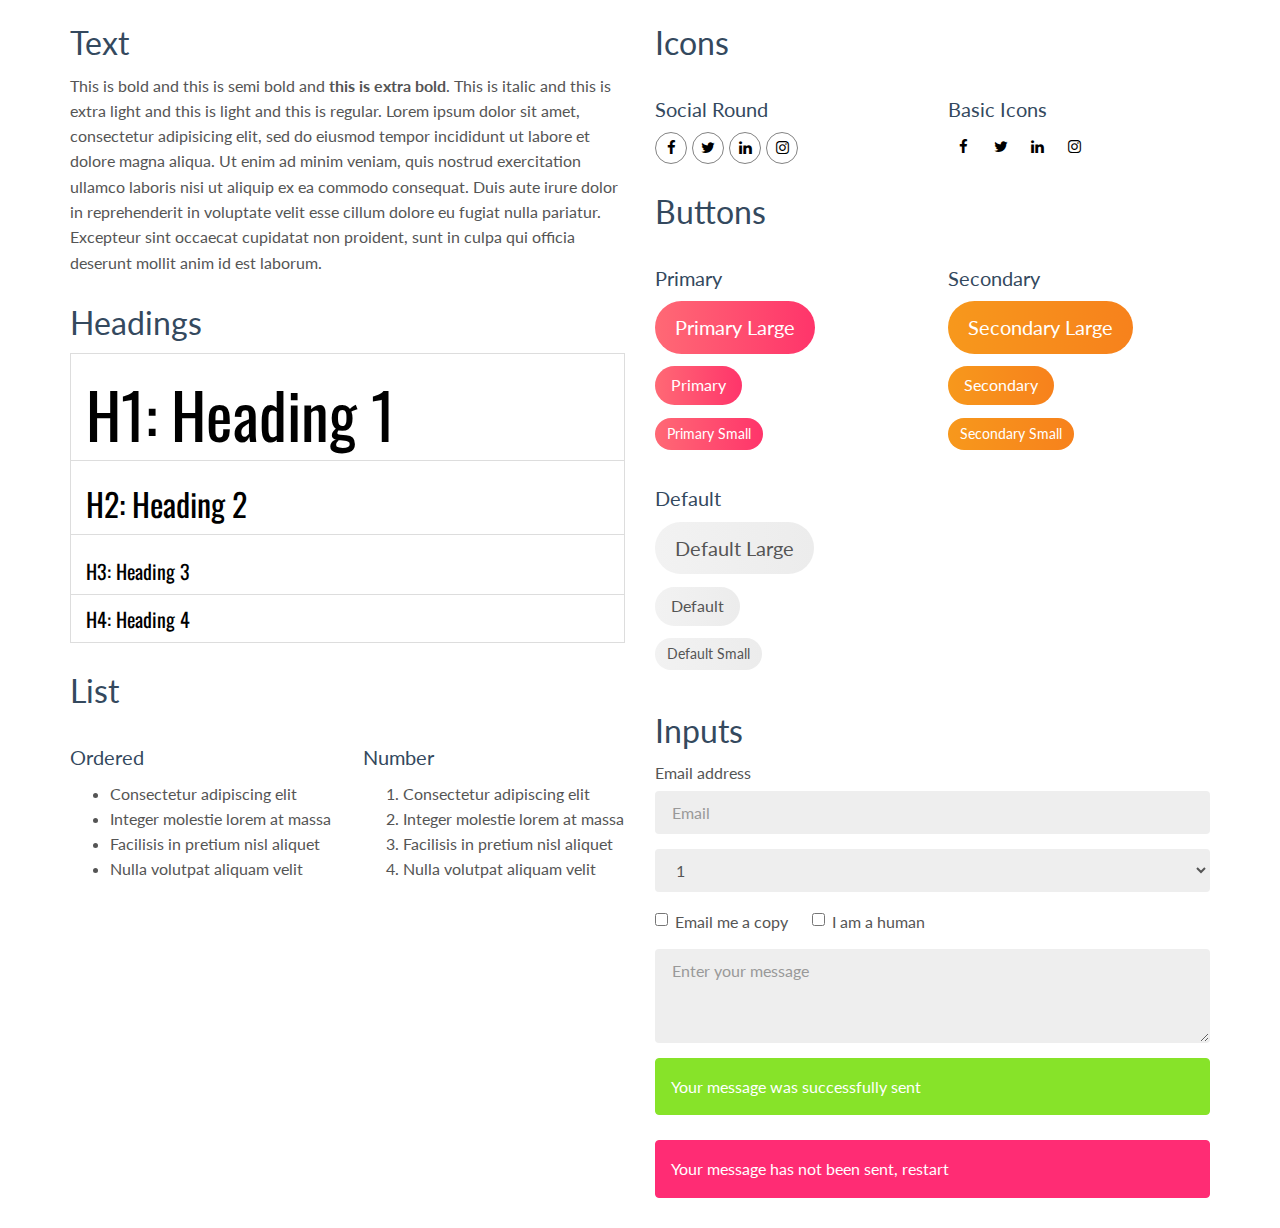
<file: components.html>
<!DOCTYPE html>
<html lang="en">

<head>
  <meta charset="UTF-8">
  <meta content="IE=edge" http-equiv="X-UA-Compatible">
  <meta content="width=device-width,initial-scale=1" name="viewport">
  <meta content="description" name="description">
  <meta name="google" content="notranslate" />
  <meta content="Mashup templates have been developped by Orson.io team" name="author">

  <!-- Disable tap highlight on IE -->
  <meta name="msapplication-tap-highlight" content="no">
  
  <link rel="apple-touch-icon" sizes="180x180" href="./assets/apple-icon-180x180.png">
  <link href="./assets/favicon.ico" rel="icon">

  <title>Title page</title>  

<link href="./main.d8e0d294.css" rel="stylesheet"></head>

<body class="white">


<!-- Add your site or app content here -->
  <div class="container">
    <div class="row">
      <div class="col-xs-12 col-md-6">

        <div class="template-example">
          <h2 class="template-title-example">Text</h2>
          <p>This is bold and this is semi bold and <b>this is extra bold</b>. This is italic and this is extra light and this is light
          and this is regular. Lorem ipsum dolor sit amet, consectetur adipisicing elit, sed do eiusmod
          tempor incididunt ut labore et dolore magna aliqua. Ut enim ad minim veniam,
          quis nostrud exercitation ullamco laboris nisi ut aliquip ex ea commodo
          consequat. Duis aute irure dolor in reprehenderit in voluptate velit esse
          cillum dolore eu fugiat nulla pariatur. Excepteur sint occaecat cupidatat non
          proident, sunt in culpa qui officia deserunt mollit anim id est laborum.
          </p>
        </div>

        <div class="template-example">
          <h2 class="template-title-example">Headings</h2>
          
          <table class="table table-bordered">
            <tr><td><h1>H1: Heading 1</h1></td></tr>
            <tr><td><h2>H2: Heading 2</h2></td></tr>
            <tr><td><h3>H3: Heading 3</h3></td></tr>
            <tr><td><h4>H4: Heading 4</h4></td></tr>
          </table>
          
        </div>

        
        <div class="template-example">
          <h2 class="template-title-example">List</h2>
          <div class="row">
            <div class="col-md-6">
              <h3 class="template-title-example">Ordered</h3>
              <ul>
                <li>Consectetur adipiscing elit</li>
                <li>Integer molestie lorem at massa</li>
                <li>Facilisis in pretium nisl aliquet</li>
                <li>Nulla volutpat aliquam velit</li>
              </ul>
            </div>
            <div class="col-md-6">
              <h3 class="template-title-example">Number</h3>
              <ol>
                <li>Consectetur adipiscing elit</li>
                <li>Integer molestie lorem at massa</li>
                <li>Facilisis in pretium nisl aliquet</li>
                <li>Nulla volutpat aliquam velit</li>
              </ol>
            </div>
          </div>
        </div>
        
      </div>

      <div class="col-xs-12 col-md-6">
        <div class="template-example">
          <h2 class="template-title-example">Icons</h2>
          
          <div class="row">
            <div class="col-md-6">
              <h3 class="template-title-example">Social Round</h2>
              <ul class="list-icons">
                <li>
                  <a href="" class="social-round-icon fa-icon">
                    <i class="fa fa-facebook"></i>
                  </a>
                </li>
                <li>
                  <a href="" class="social-round-icon fa-icon">
                    <i class="fa fa-twitter"></i>
                  </a>
                </li>
                <li>
                  <a href="" class="social-round-icon fa-icon">
                    <i class="fa fa-linkedin"></i>
                  </a>
                </li>
                <li>
                  <a href="" class="social-round-icon fa-icon">
                    <i class="fa fa-instagram"></i>
                  </a>
                </li>
              </ul>
            </div>
            <div class="col-md-6">
               <h3 class="template-title-example">Basic Icons</h2>
                <ul class="list-icons">
                  <li>
                    <span class="fa-icon">
                      <i class="fa fa-facebook"></i>
                    </span>
                  </li>
                  <li>
                    <span class="fa-icon">
                      <i class="fa fa-twitter"></i>
                    </span>
                  </li>
                  <li>
                    <span class="fa-icon">
                      <i class="fa fa-linkedin"></i>
                    </span>
                  </li>
                  <li>
                    <span class="fa-icon">
                      <i class="fa fa-instagram"></i>
                    </span>
                  </li>
                </ul>
            </div>

          </div>


          


        </div>

        <div class="template-example">
          <h2 class="template-title-example">Buttons</h2>
          <div class="row">
            <div class="col-md-6">
              <h3 class="template-title-example">Primary</h2>
              <div class="row">
                  <div class="col-md-6">
                  <p><a href="" class="btn btn-primary btn-lg">Primary Large</a></p>
                  <p><a href="" class="btn btn-primary">Primary </a></p>
                  <p><a href="" class="btn btn-primary btn-sm">Primary Small</a></p>
                </div>
              </div>

              <h3 class="template-title-example">Default</h2>
              <div class="row">
                  <div class="col-md-6">
                  <p><a href="" class="btn btn-default btn-lg">Default Large</a></p>
                  <p><a href="" class="btn btn-default">Default </a></p>
                  <p><a href="" class="btn btn-default btn-sm">Default Small</a></p>
                </div>
              </div>

            </div>

            <div class="col-md-6">
              <h3 class="template-title-example">Secondary</h2>
              <div class="row">
                  <div class="col-md-6">
                  <p><a href="" class="btn btn-info btn-lg">Secondary Large</a></p>
                  <p><a href="" class="btn btn-info">Secondary </a></p>
                  <p><a href="" class="btn btn-info btn-sm">Secondary Small</a></p>
                </div>
              </div>
            </div>
          </div>
        </div>
        
        <div class="template-example">
          <h2 class="template-title-example">Inputs</h2>

            <div class="form-group">
              <label for="exampleInputEmail1">Email address</label>
              <input type="email" class="form-control" id="exampleInputEmail1" placeholder="Email">
            </div>

            <div class="form-group">
              <select class="form-control">
                <option>1</option>
                <option>2</option>
                <option>3</option>
                <option>4</option>
                <option>5</option>
              </select>
            </div>

            <div class="form-group">
              <label class="checkbox-inline">
                <input 
                type="checkbox" id="inlineCheckbox1" value="option1"> Email me a copy
              </label>
              <label class="checkbox-inline">
                <input type="checkbox" id="inlineCheckbox2" value="option2"> I am a human
              </label>
            </div>

            <div class="form-group">
              <textarea class="form-control" rows="3" placeholder="Enter your message"></textarea>
            </div>
            
            <div class="alert alert-success" role="alert">Your message was successfully sent</div>
            <div class="alert alert-danger" role="alert">Your message has not been sent, restart</div>
        </div>




      </div>
    </div>
  </div>

<script type="text/javascript" src="./main.bc58148c.js"></script>
</file>
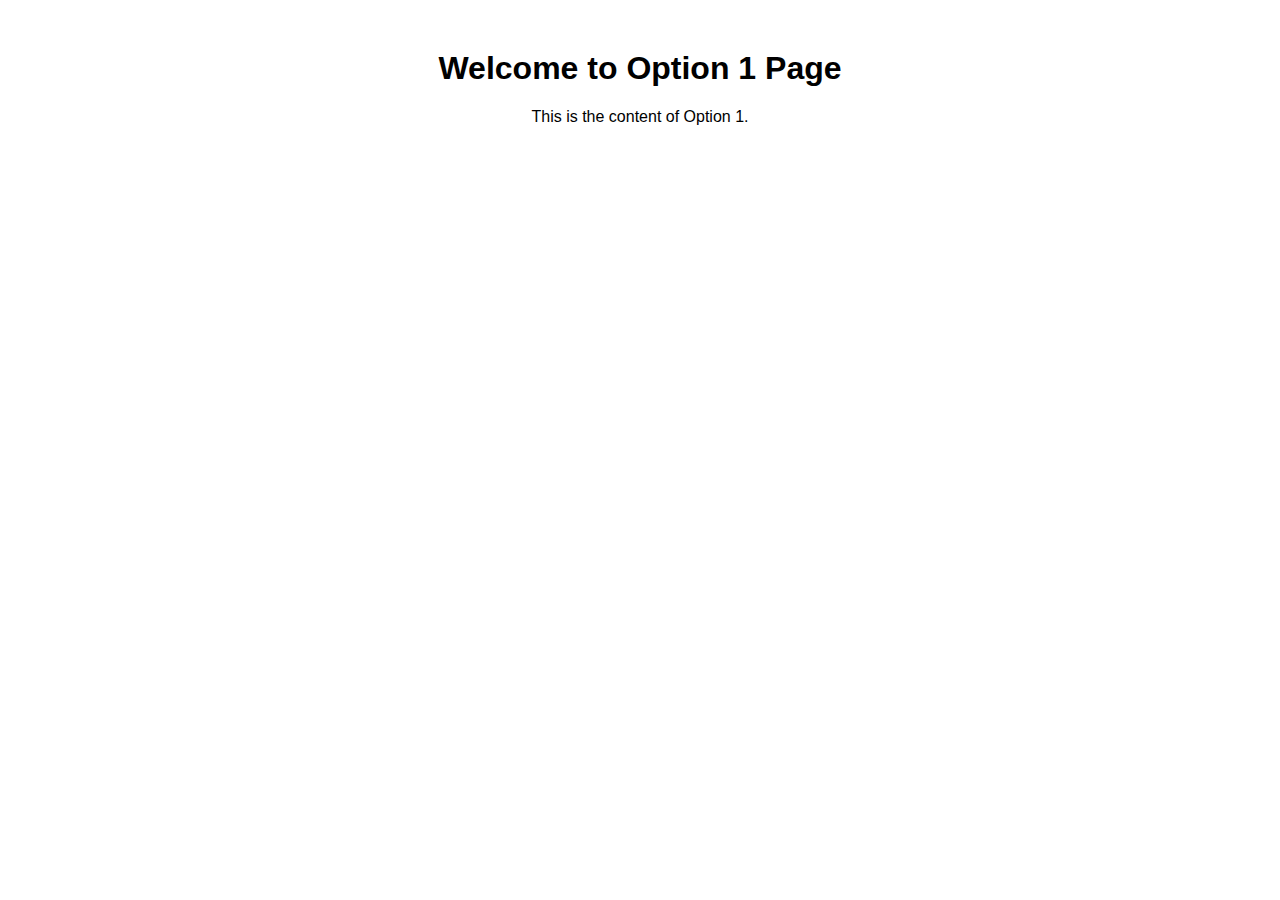
<file: option1.html>
<!DOCTYPE html>
<html lang="en">
<head>
  <meta charset="UTF-8">
  <meta name="viewport" content="width=device-width, initial-scale=1.0">
  <title>Option 1 Page</title>
  <style>
    body {
      font-family: Arial, sans-serif;
      text-align: center;
      margin: 50px;
    }
  </style>
</head>
<body>

  <h1>Welcome to Option 1 Page</h1>
  <p>This is the content of Option 1.</p>

</body>
</html>
</file>
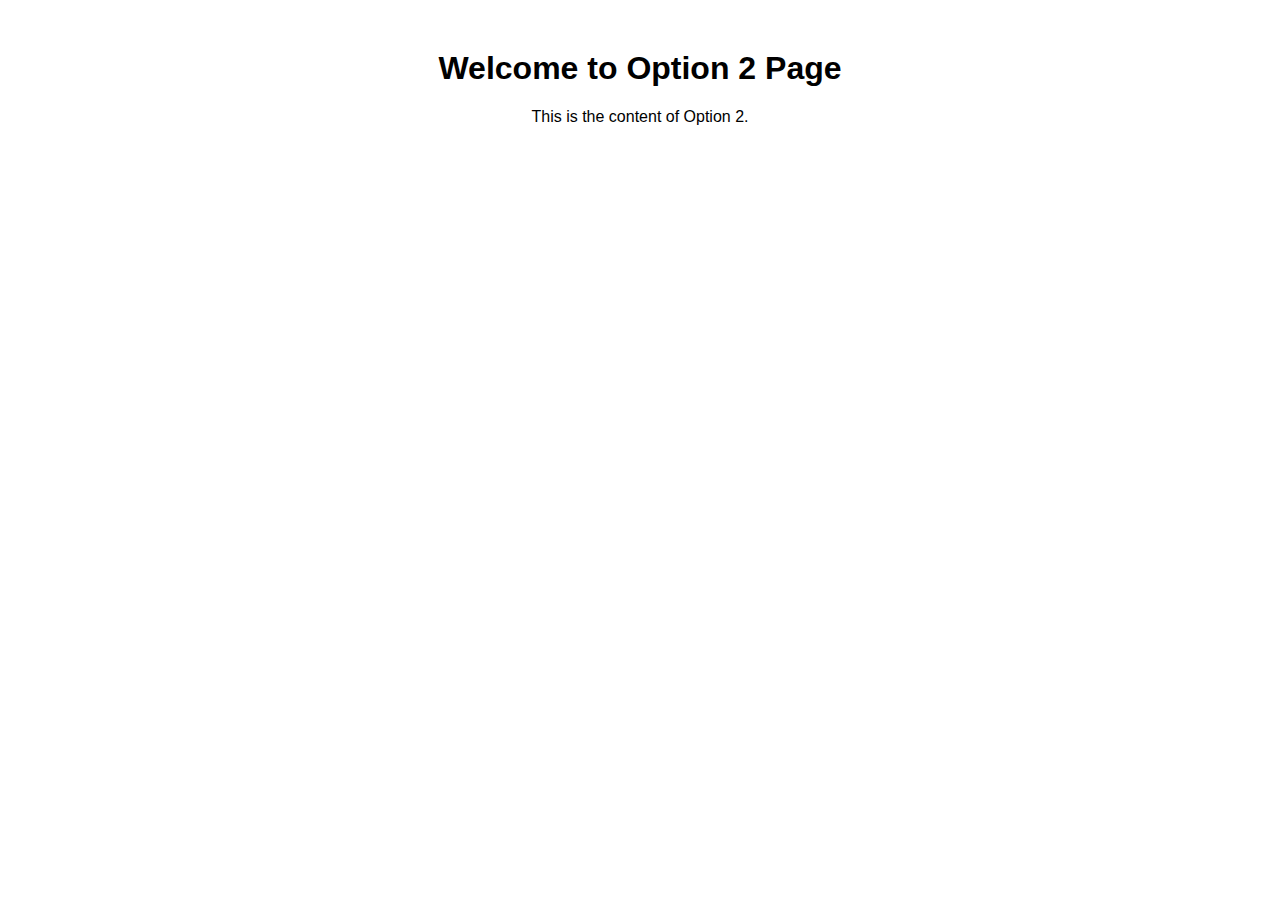
<file: option2.html>
<!DOCTYPE html>
<html lang="en">
<head>
  <meta charset="UTF-8">
  <meta name="viewport" content="width=device-width, initial-scale=1.0">
  <title>Option 2 Page</title>
  <style>
    body {
      font-family: Arial, sans-serif;
      text-align: center;
      margin: 50px;
    }
  </style>
</head>
<body>

  <h1>Welcome to Option 2 Page</h1>
  <p>This is the content of Option 2.</p>

</body>
</html>
</file>
<file: main.d8e0d294.css>
@import url(https://fonts.googleapis.com/css?family=Lato:400,700|Oswald);@import url(https://maxcdn.bootstrapcdn.com/font-awesome/4.7.0/css/font-awesome.min.css);/*!
 * Bootstrap v3.3.7 (http://getbootstrap.com)
 * Copyright 2011-2016 Twitter, Inc.
 * Licensed under MIT (https://github.com/twbs/bootstrap/blob/master/LICENSE)
 */
/*! normalize.css v3.0.3 | MIT License | github.com/necolas/normalize.css */html{font-family:sans-serif;-ms-text-size-adjust:100%;-webkit-text-size-adjust:100%}body{margin:0}article,aside,details,figcaption,figure,footer,header,hgroup,main,menu,nav,section,summary{display:block}audio,canvas,progress,video{display:inline-block;vertical-align:baseline}audio:not([controls]){display:none;height:0}[hidden],template{display:none}a{background-color:transparent}a:active,a:hover{outline:0}abbr[title]{border-bottom:1px dotted}b,strong{font-weight:700}dfn{font-style:italic}h1{font-size:2em;margin:.67em 0}mark{background:#ff0;color:#000}small{font-size:80%}sub,sup{font-size:75%;line-height:0;position:relative;vertical-align:baseline}sup{top:-.5em}sub{bottom:-.25em}img{border:0}svg:not(:root){overflow:hidden}figure{margin:1em 40px}hr{box-sizing:content-box;height:0}pre{overflow:auto}code,kbd,pre,samp{font-family:monospace,monospace;font-size:1em}button,input,optgroup,select,textarea{color:inherit;font:inherit;margin:0}button{overflow:visible}button,select{text-transform:none}button,html input[type=button],input[type=reset],input[type=submit]{-webkit-appearance:button;cursor:pointer}button[disabled],html input[disabled]{cursor:default}button::-moz-focus-inner,input::-moz-focus-inner{border:0;padding:0}input{line-height:normal}input[type=checkbox],input[type=radio]{box-sizing:border-box;padding:0}input[type=number]::-webkit-inner-spin-button,input[type=number]::-webkit-outer-spin-button{height:auto}input[type=search]{-webkit-appearance:textfield;box-sizing:content-box}input[type=search]::-webkit-search-cancel-button,input[type=search]::-webkit-search-decoration{-webkit-appearance:none}fieldset{border:1px solid silver;margin:0 2px;padding:.35em .625em .75em}textarea{overflow:auto}optgroup{font-weight:700}table{border-collapse:collapse;border-spacing:0}td,th{padding:0}
/* Assuming your image has a class name "circular-image" */
.image-container {
    position: relative;
    width: 160px;
    height: 180px;
    overflow: hidden;
  }
  .scroll-section {
    width: 100%;
    height: 100vh;
    background-color: #f0f0f0;
    opacity: 0;
    transform: translateX(-50%);
    transition: opacity 0.8s ease, transform 0.8s ease;
}

/* Apply animation when the section becomes visible */
.scroll-section.show {
    opacity: 1;
    transform: translateX(0);
}
  
  .initial-image,
  .hover-image {
    width: 100%;
    height: 100%;
    border-radius: 100%;
    object-fit: cover;
    position: absolute;
    top: 50;
    left: 0;
    transition: opacity 0.3s; /* Add a smooth transition effect for opacity */
  }
  
  .hover-image {
    opacity: 0; /* Initially hidden */
  }
  
  .image-container:hover .initial-image {
    opacity: 0; /* Hide initial image on hover */
  }
  
  .image-container:hover .hover-image {
    opacity: 1; /* Show hover image on hover */
  }
  
  .select-section {
    margin: 20px;
  }
  
  label {
    font-weight: bold;
    margin-right: 10px;
  }
  
  select {
    padding: 8px;
    font-size: 16px;
  }
  


  /* new */
  .image-container {
    position: relative;
}

.slider {
    position: relative;
    display: inline-block;
    margin: 10px;
}

.oval-image {
    width: 200px; /* Adjust the width as needed */
    height: 150px; /* Adjust the height as needed */
    border-radius: 50%;
    overflow: hidden;
    display: block;
    transition: transform 0.5s ease-in-out;
}

.arrow {
    position: absolute;
    top: 50%;
    transform: translateY(-50%);
    background-color: #4b208c;
    color: #ffffff;
    border: none;
    border-radius: 50%;
    font-size: 16px;
    padding: 8px;
    cursor: pointer;
}

#prev {
    left: -30px;
}

#next {
    right: -30px;
}
.style-3 {
  background:#eee;
  border:1px solid #070707;
  color:#202020;
  font: italic 15px Playfair Display;
  padding:11px;
  font-weight:100;
  max-width:100px;
  display:block;
  text-align:center;  
  margin:10px auto;
  position:relative;
  border-radius:25px;
}
.style-3:hover {
  -webkit-box-shadow:inset 0 0 10px 25px #fffafa;
  box-shadow:inset 0 0 10px 25px #ff9999;
  border-color:#161515;
  color:#050505;
  
}
.style-4 {
  background:#eee;
  border:1px solid #070707;
  color:#202020;
  font: italic 15px Playfair Display;
  padding:11px;
  font-weight:100;
  max-width:100px;
  display:block;
  text-align:center;  
  margin:10px auto;
  position:relative;
  border-radius:25px;
}
.style-4:hover {
  -webkit-box-shadow:inset 0 0 10px 25px #fffafa;
  box-shadow:inset 0 0 10px 25px #ff9999;
  border-color:#161515;
  color:#050505;
  
}
 
/*! Source: https://github.com/h5bp/html5-boilerplate/blob/master/src/css/main.css */@media print{*,:after,:before{background:transparent!important;color:#000!important;box-shadow:none!important;text-shadow:none!important}a,a:visited{text-decoration:underline}a[href]:after{content:" (" attr(href) ")"}abbr[title]:after{content:" (" attr(title) ")"}a[href^="#"]:after,a[href^="javascript:"]:after{content:""}blockquote,pre{border:1px solid #999;page-break-inside:avoid}thead{display:table-header-group}img,tr{page-break-inside:avoid}img{max-width:100%!important}h2,h3,p{orphans:3;widows:3}h2,h3{page-break-after:avoid}.navbar{display:none}.btn>.caret,.dropup>.btn>.caret{border-top-color:#000!important}.label{border:1px solid #000}.table{border-collapse:collapse!important}.table td,.table th{background-color:#fff!important}.table-bordered td,.table-bordered th{border:1px solid #ddd!important}}*,:after,:before{-webkit-box-sizing:border-box;-moz-box-sizing:border-box;box-sizing:border-box}html{font-size:10px;-webkit-tap-highlight-color:transparent}body{font-family:Lato,Helvetica,Arial,sans-serif;font-size:16px;line-height:1.58;color:#555;background-color:#fff}button,input,select,textarea{font-family:inherit;font-size:inherit;line-height:inherit}a{color:#ff0060;text-decoration:none}a:focus,a:hover{color:#b30043;text-decoration:underline}a:focus{outline:5px auto -webkit-focus-ring-color;outline-offset:-2px}figure{margin:0}img{vertical-align:middle}.img-responsive{display:block;max-width:100%;height:auto}.img-rounded{border-radius:6px}.img-thumbnail{padding:4px;line-height:1.58;background-color:#fff;border:1px solid #ddd;border-radius:4px;-webkit-transition:all .2s ease-in-out;-o-transition:all .2s ease-in-out;transition:all .2s ease-in-out;display:inline-block;max-width:100%;height:auto}.img-circle{border-radius:50%}hr{margin-top:25px;margin-bottom:25px;border:0;border-top:1px solid #eee}.sr-only{position:absolute;width:1px;height:1px;margin:-1px;padding:0;overflow:hidden;clip:rect(0,0,0,0);border:0}.sr-only-focusable:active,.sr-only-focusable:focus{position:static;width:auto;height:auto;margin:0;overflow:visible;clip:auto}[role=button]{cursor:pointer}.h1,.h2,.h3,.h4,.h5,.h6,h1,h2,h3,h4,h5,h6{font-family:Oswald,Helvetica,Arial,sans-serif;font-weight:400;line-height:1.1;color:#000}.h1 .small,.h1 small,.h2 .small,.h2 small,.h3 .small,.h3 small,.h4 .small,.h4 small,.h5 .small,.h5 small,.h6 .small,.h6 small,h1 .small,h1 small,h2 .small,h2 small,h3 .small,h3 small,h4 .small,h4 small,h5 .small,h5 small,h6 .small,h6 small{font-weight:400;line-height:1;color:#777}.h1,.h2,.h3,h1,h2,h3{margin-top:25px;margin-bottom:12.5px}.h1 .small,.h1 small,.h2 .small,.h2 small,.h3 .small,.h3 small,h1 .small,h1 small,h2 .small,h2 small,h3 .small,h3 small{font-size:65%}.h4,.h5,.h6,h4,h5,h6{margin-top:12.5px;margin-bottom:12.5px}.h4 .small,.h4 small,.h5 .small,.h5 small,.h6 .small,.h6 small,h4 .small,h4 small,h5 .small,h5 small,h6 .small,h6 small{font-size:75%}.h1,h1{font-size:63px}.h2,h2{font-size:27px}.h3,.h4,h3,h4{font-size:20px}.h5,h5{font-size:18px}.h6,h6{font-size:14px}p{margin:0 0 12.5px}.lead{margin-bottom:25px;font-size:18px;font-weight:300;line-height:1.4}@media (min-width:768px){.lead{font-size:24px}}.small,small{font-size:87%}.mark,mark{background-color:#fcf8e3;padding:.2em}.text-left{text-align:left}.text-right{text-align:right}.text-center{text-align:center}.text-justify{text-align:justify}.text-nowrap{white-space:nowrap}.text-lowercase{text-transform:lowercase}.initialism,.text-uppercase{text-transform:uppercase}.text-capitalize{text-transform:capitalize}.text-muted{color:#777}.text-primary{color:#ff0060}a.text-primary:focus,a.text-primary:hover{color:#cc004d}.text-success{color:#fff}a.text-success:focus,a.text-success:hover{color:#e6e6e6}.text-info{color:#31708f}a.text-info:focus,a.text-info:hover{color:#245269}.text-warning{color:#8a6d3b}a.text-warning:focus,a.text-warning:hover{color:#66512c}.text-danger{color:#fff}a.text-danger:focus,a.text-danger:hover{color:#e6e6e6}.bg-primary{color:#fff;background-color:#ff0060}a.bg-primary:focus,a.bg-primary:hover{background-color:#cc004d}.bg-success{background-color:#87e329}a.bg-success:focus,a.bg-success:hover{background-color:#6dc019}.bg-info{background-color:#d9edf7}a.bg-info:focus,a.bg-info:hover{background-color:#afd9ee}.bg-warning{background-color:#fcf8e3}a.bg-warning:focus,a.bg-warning:hover{background-color:#f7ecb5}.bg-danger{background-color:#2e1920}a.bg-danger:focus,a.bg-danger:hover{background-color:#f80055}.page-header{padding-bottom:11.5px;margin:50px 0 25px;border-bottom:1px solid #eee}ol,ul{margin-top:0;margin-bottom:12.5px}ol ol,ol ul,ul ol,ul ul{margin-bottom:0}.list-inline,.list-unstyled{padding-left:0;list-style:none}.list-inline{margin-left:-5px}.list-inline>li{display:inline-block;padding-left:5px;padding-right:5px}dl{margin-top:0;margin-bottom:25px}dd,dt{line-height:1.58}dt{font-weight:700}dd{margin-left:0}.dl-horizontal dd:after,.dl-horizontal dd:before{content:" ";display:table}.dl-horizontal dd:after{clear:both}@media (min-width:768px){.dl-horizontal dt{float:left;width:160px;clear:left;text-align:right;overflow:hidden;text-overflow:ellipsis;white-space:nowrap}.dl-horizontal dd{margin-left:180px}}abbr[data-original-title],abbr[title]{cursor:help;border-bottom:1px dotted #777}.initialism{font-size:90%}blockquote{padding:12.5px 25px;margin:0 0 25px;font-size:20px;border-left:5px solid #eee}blockquote ol:last-child,blockquote p:last-child,blockquote ul:last-child{margin-bottom:0}blockquote .small,blockquote footer,blockquote small{display:block;font-size:80%;line-height:1.58;color:#777}blockquote .small:before,blockquote footer:before,blockquote small:before{content:"\2014   \A0"}.blockquote-reverse,blockquote.pull-right{padding-right:15px;padding-left:0;border-right:5px solid #eee;border-left:0;text-align:right}.blockquote-reverse .small:before,.blockquote-reverse footer:before,.blockquote-reverse small:before,blockquote.pull-right .small:before,blockquote.pull-right footer:before,blockquote.pull-right small:before{content:""}.blockquote-reverse .small:after,.blockquote-reverse footer:after,.blockquote-reverse small:after,blockquote.pull-right .small:after,blockquote.pull-right footer:after,blockquote.pull-right small:after{content:"\A0   \2014"}address{margin-bottom:25px;font-style:normal;line-height:1.58}code,kbd,pre,samp{font-family:Menlo,Monaco,Consolas,Courier New,monospace}code{color:#c7254e;background-color:#f9f2f4;border-radius:4px}code,kbd{padding:2px 4px;font-size:90%}kbd{color:#fff;background-color:#333;border-radius:3px;box-shadow:inset 0 -1px 0 rgba(0,0,0,.25)}kbd kbd{padding:0;font-size:100%;font-weight:700;box-shadow:none}pre{display:block;padding:12px;margin:0 0 12.5px;font-size:15px;line-height:1.58;word-break:break-all;word-wrap:break-word;color:#333;background-color:#f5f5f5;border:1px solid #ccc;border-radius:4px}pre code{padding:0;font-size:inherit;color:inherit;white-space:pre-wrap;background-color:transparent;border-radius:0}.pre-scrollable{max-height:340px;overflow-y:scroll}.container{margin-right:auto;margin-left:auto;padding-left:15px;padding-right:15px}.container:after,.container:before{content:" ";display:table}.container:after{clear:both}@media (min-width:768px){.container{width:750px}}@media (min-width:992px){.container{width:970px}}@media (min-width:1200px){.container{width:1170px}}.container-fluid{margin-right:auto;margin-left:auto;padding-left:15px;padding-right:15px}.container-fluid:after,.container-fluid:before{content:" ";display:table}.container-fluid:after{clear:both}.row{margin-left:-15px;margin-right:-15px}.row:after,.row:before{content:" ";display:table}.row:after{clear:both}.col-lg-1,.col-lg-2,.col-lg-3,.col-lg-4,.col-lg-5,.col-lg-6,.col-lg-7,.col-lg-8,.col-lg-9,.col-lg-10,.col-lg-11,.col-lg-12,.col-md-1,.col-md-2,.col-md-3,.col-md-4,.col-md-5,.col-md-6,.col-md-7,.col-md-8,.col-md-9,.col-md-10,.col-md-11,.col-md-12,.col-sm-1,.col-sm-2,.col-sm-3,.col-sm-4,.col-sm-5,.col-sm-6,.col-sm-7,.col-sm-8,.col-sm-9,.col-sm-10,.col-sm-11,.col-sm-12,.col-xs-1,.col-xs-2,.col-xs-3,.col-xs-4,.col-xs-5,.col-xs-6,.col-xs-7,.col-xs-8,.col-xs-9,.col-xs-10,.col-xs-11,.col-xs-12{position:relative;min-height:1px;padding-left:15px;padding-right:15px}.col-xs-1,.col-xs-2,.col-xs-3,.col-xs-4,.col-xs-5,.col-xs-6,.col-xs-7,.col-xs-8,.col-xs-9,.col-xs-10,.col-xs-11,.col-xs-12{float:left}.col-xs-1{width:8.33333%}.col-xs-2{width:16.66667%}.col-xs-3{width:25%}.col-xs-4{width:33.33333%}.col-xs-5{width:41.66667%}.col-xs-6{width:50%}.col-xs-7{width:58.33333%}.col-xs-8{width:66.66667%}.col-xs-9{width:75%}.col-xs-10{width:83.33333%}.col-xs-11{width:91.66667%}.col-xs-12{width:100%}.col-xs-pull-0{right:auto}.col-xs-pull-1{right:8.33333%}.col-xs-pull-2{right:16.66667%}.col-xs-pull-3{right:25%}.col-xs-pull-4{right:33.33333%}.col-xs-pull-5{right:41.66667%}.col-xs-pull-6{right:50%}.col-xs-pull-7{right:58.33333%}.col-xs-pull-8{right:66.66667%}.col-xs-pull-9{right:75%}.col-xs-pull-10{right:83.33333%}.col-xs-pull-11{right:91.66667%}.col-xs-pull-12{right:100%}.col-xs-push-0{left:auto}.col-xs-push-1{left:8.33333%}.col-xs-push-2{left:16.66667%}.col-xs-push-3{left:25%}.col-xs-push-4{left:33.33333%}.col-xs-push-5{left:41.66667%}.col-xs-push-6{left:50%}.col-xs-push-7{left:58.33333%}.col-xs-push-8{left:66.66667%}.col-xs-push-9{left:75%}.col-xs-push-10{left:83.33333%}.col-xs-push-11{left:91.66667%}.col-xs-push-12{left:100%}.col-xs-offset-0{margin-left:0}.col-xs-offset-1{margin-left:8.33333%}.col-xs-offset-2{margin-left:16.66667%}.col-xs-offset-3{margin-left:25%}.col-xs-offset-4{margin-left:33.33333%}.col-xs-offset-5{margin-left:41.66667%}.col-xs-offset-6{margin-left:50%}.col-xs-offset-7{margin-left:58.33333%}.col-xs-offset-8{margin-left:66.66667%}.col-xs-offset-9{margin-left:75%}.col-xs-offset-10{margin-left:83.33333%}.col-xs-offset-11{margin-left:91.66667%}.col-xs-offset-12{margin-left:100%}@media (min-width:768px){.col-sm-1,.col-sm-2,.col-sm-3,.col-sm-4,.col-sm-5,.col-sm-6,.col-sm-7,.col-sm-8,.col-sm-9,.col-sm-10,.col-sm-11,.col-sm-12{float:left}.col-sm-1{width:8.33333%}.col-sm-2{width:16.66667%}.col-sm-3{width:25%}.col-sm-4{width:33.33333%}.col-sm-5{width:41.66667%}.col-sm-6{width:50%}.col-sm-7{width:58.33333%}.col-sm-8{width:66.66667%}.col-sm-9{width:75%}.col-sm-10{width:83.33333%}.col-sm-11{width:91.66667%}.col-sm-12{width:100%}.col-sm-pull-0{right:auto}.col-sm-pull-1{right:8.33333%}.col-sm-pull-2{right:16.66667%}.col-sm-pull-3{right:25%}.col-sm-pull-4{right:33.33333%}.col-sm-pull-5{right:41.66667%}.col-sm-pull-6{right:50%}.col-sm-pull-7{right:58.33333%}.col-sm-pull-8{right:66.66667%}.col-sm-pull-9{right:75%}.col-sm-pull-10{right:83.33333%}.col-sm-pull-11{right:91.66667%}.col-sm-pull-12{right:100%}.col-sm-push-0{left:auto}.col-sm-push-1{left:8.33333%}.col-sm-push-2{left:16.66667%}.col-sm-push-3{left:25%}.col-sm-push-4{left:33.33333%}.col-sm-push-5{left:41.66667%}.col-sm-push-6{left:50%}.col-sm-push-7{left:58.33333%}.col-sm-push-8{left:66.66667%}.col-sm-push-9{left:75%}.col-sm-push-10{left:83.33333%}.col-sm-push-11{left:91.66667%}.col-sm-push-12{left:100%}.col-sm-offset-0{margin-left:0}.col-sm-offset-1{margin-left:8.33333%}.col-sm-offset-2{margin-left:16.66667%}.col-sm-offset-3{margin-left:25%}.col-sm-offset-4{margin-left:33.33333%}.col-sm-offset-5{margin-left:41.66667%}.col-sm-offset-6{margin-left:50%}.col-sm-offset-7{margin-left:58.33333%}.col-sm-offset-8{margin-left:66.66667%}.col-sm-offset-9{margin-left:75%}.col-sm-offset-10{margin-left:83.33333%}.col-sm-offset-11{margin-left:91.66667%}.col-sm-offset-12{margin-left:100%}}@media (min-width:992px){.col-md-1,.col-md-2,.col-md-3,.col-md-4,.col-md-5,.col-md-6,.col-md-7,.col-md-8,.col-md-9,.col-md-10,.col-md-11,.col-md-12{float:left}.col-md-1{width:8.33333%}.col-md-2{width:16.66667%}.col-md-3{width:25%}.col-md-4{width:33.33333%}.col-md-5{width:41.66667%}.col-md-6{width:50%}.col-md-7{width:58.33333%}.col-md-8{width:66.66667%}.col-md-9{width:75%}.col-md-10{width:83.33333%}.col-md-11{width:91.66667%}.col-md-12{width:100%}.col-md-pull-0{right:auto}.col-md-pull-1{right:8.33333%}.col-md-pull-2{right:16.66667%}.col-md-pull-3{right:25%}.col-md-pull-4{right:33.33333%}.col-md-pull-5{right:41.66667%}.col-md-pull-6{right:50%}.col-md-pull-7{right:58.33333%}.col-md-pull-8{right:66.66667%}.col-md-pull-9{right:75%}.col-md-pull-10{right:83.33333%}.col-md-pull-11{right:91.66667%}.col-md-pull-12{right:100%}.col-md-push-0{left:auto}.col-md-push-1{left:8.33333%}.col-md-push-2{left:16.66667%}.col-md-push-3{left:25%}.col-md-push-4{left:33.33333%}.col-md-push-5{left:41.66667%}.col-md-push-6{left:50%}.col-md-push-7{left:58.33333%}.col-md-push-8{left:66.66667%}.col-md-push-9{left:75%}.col-md-push-10{left:83.33333%}.col-md-push-11{left:91.66667%}.col-md-push-12{left:100%}.col-md-offset-0{margin-left:0}.col-md-offset-1{margin-left:8.33333%}.col-md-offset-2{margin-left:16.66667%}.col-md-offset-3{margin-left:25%}.col-md-offset-4{margin-left:33.33333%}.col-md-offset-5{margin-left:41.66667%}.col-md-offset-6{margin-left:50%}.col-md-offset-7{margin-left:58.33333%}.col-md-offset-8{margin-left:66.66667%}.col-md-offset-9{margin-left:75%}.col-md-offset-10{margin-left:83.33333%}.col-md-offset-11{margin-left:91.66667%}.col-md-offset-12{margin-left:100%}}@media (min-width:1200px){.col-lg-1,.col-lg-2,.col-lg-3,.col-lg-4,.col-lg-5,.col-lg-6,.col-lg-7,.col-lg-8,.col-lg-9,.col-lg-10,.col-lg-11,.col-lg-12{float:left}.col-lg-1{width:8.33333%}.col-lg-2{width:16.66667%}.col-lg-3{width:25%}.col-lg-4{width:33.33333%}.col-lg-5{width:41.66667%}.col-lg-6{width:50%}.col-lg-7{width:58.33333%}.col-lg-8{width:66.66667%}.col-lg-9{width:75%}.col-lg-10{width:83.33333%}.col-lg-11{width:91.66667%}.col-lg-12{width:100%}.col-lg-pull-0{right:auto}.col-lg-pull-1{right:8.33333%}.col-lg-pull-2{right:16.66667%}.col-lg-pull-3{right:25%}.col-lg-pull-4{right:33.33333%}.col-lg-pull-5{right:41.66667%}.col-lg-pull-6{right:50%}.col-lg-pull-7{right:58.33333%}.col-lg-pull-8{right:66.66667%}.col-lg-pull-9{right:75%}.col-lg-pull-10{right:83.33333%}.col-lg-pull-11{right:91.66667%}.col-lg-pull-12{right:100%}.col-lg-push-0{left:auto}.col-lg-push-1{left:8.33333%}.col-lg-push-2{left:16.66667%}.col-lg-push-3{left:25%}.col-lg-push-4{left:33.33333%}.col-lg-push-5{left:41.66667%}.col-lg-push-6{left:50%}.col-lg-push-7{left:58.33333%}.col-lg-push-8{left:66.66667%}.col-lg-push-9{left:75%}.col-lg-push-10{left:83.33333%}.col-lg-push-11{left:91.66667%}.col-lg-push-12{left:100%}.col-lg-offset-0{margin-left:0}.col-lg-offset-1{margin-left:8.33333%}.col-lg-offset-2{margin-left:16.66667%}.col-lg-offset-3{margin-left:25%}.col-lg-offset-4{margin-left:33.33333%}.col-lg-offset-5{margin-left:41.66667%}.col-lg-offset-6{margin-left:50%}.col-lg-offset-7{margin-left:58.33333%}.col-lg-offset-8{margin-left:66.66667%}.col-lg-offset-9{margin-left:75%}.col-lg-offset-10{margin-left:83.33333%}.col-lg-offset-11{margin-left:91.66667%}.col-lg-offset-12{margin-left:100%}}table{background-color:transparent}caption{padding-top:8px;padding-bottom:8px;color:#777}caption,th{text-align:left}.table{width:100%;max-width:100%;margin-bottom:25px}.table>tbody>tr>td,.table>tbody>tr>th,.table>tfoot>tr>td,.table>tfoot>tr>th,.table>thead>tr>td,.table>thead>tr>th{padding:8px;line-height:1.58;vertical-align:top;border-top:1px solid #ddd}.table>thead>tr>th{vertical-align:bottom;border-bottom:2px solid #ddd}.table>caption+thead>tr:first-child>td,.table>caption+thead>tr:first-child>th,.table>colgroup+thead>tr:first-child>td,.table>colgroup+thead>tr:first-child>th,.table>thead:first-child>tr:first-child>td,.table>thead:first-child>tr:first-child>th{border-top:0}.table>tbody+tbody{border-top:2px solid #ddd}.table .table{background-color:#fff}.table-condensed>tbody>tr>td,.table-condensed>tbody>tr>th,.table-condensed>tfoot>tr>td,.table-condensed>tfoot>tr>th,.table-condensed>thead>tr>td,.table-condensed>thead>tr>th{padding:5px}.table-bordered,.table-bordered>tbody>tr>td,.table-bordered>tbody>tr>th,.table-bordered>tfoot>tr>td,.table-bordered>tfoot>tr>th,.table-bordered>thead>tr>td,.table-bordered>thead>tr>th{border:1px solid #ddd}.table-bordered>thead>tr>td,.table-bordered>thead>tr>th{border-bottom-width:2px}.table-striped>tbody>tr:nth-of-type(odd){background-color:#f9f9f9}.table-hover>tbody>tr:hover{background-color:#f5f5f5}table col[class*=col-]{position:static;float:none;display:table-column}table td[class*=col-],table th[class*=col-]{position:static;float:none;display:table-cell}.table>tbody>tr.active>td,.table>tbody>tr.active>th,.table>tbody>tr>td.active,.table>tbody>tr>th.active,.table>tfoot>tr.active>td,.table>tfoot>tr.active>th,.table>tfoot>tr>td.active,.table>tfoot>tr>th.active,.table>thead>tr.active>td,.table>thead>tr.active>th,.table>thead>tr>td.active,.table>thead>tr>th.active{background-color:#f5f5f5}.table-hover>tbody>tr.active:hover>td,.table-hover>tbody>tr.active:hover>th,.table-hover>tbody>tr:hover>.active,.table-hover>tbody>tr>td.active:hover,.table-hover>tbody>tr>th.active:hover{background-color:#e8e8e8}.table>tbody>tr.success>td,.table>tbody>tr.success>th,.table>tbody>tr>td.success,.table>tbody>tr>th.success,.table>tfoot>tr.success>td,.table>tfoot>tr.success>th,.table>tfoot>tr>td.success,.table>tfoot>tr>th.success,.table>thead>tr.success>td,.table>thead>tr.success>th,.table>thead>tr>td.success,.table>thead>tr>th.success{background-color:#87e329}.table-hover>tbody>tr.success:hover>td,.table-hover>tbody>tr.success:hover>th,.table-hover>tbody>tr:hover>.success,.table-hover>tbody>tr>td.success:hover,.table-hover>tbody>tr>th.success:hover{background-color:#7ad61c}.table>tbody>tr.info>td,.table>tbody>tr.info>th,.table>tbody>tr>td.info,.table>tbody>tr>th.info,.table>tfoot>tr.info>td,.table>tfoot>tr.info>th,.table>tfoot>tr>td.info,.table>tfoot>tr>th.info,.table>thead>tr.info>td,.table>thead>tr.info>th,.table>thead>tr>td.info,.table>thead>tr>th.info{background-color:#d9edf7}.table-hover>tbody>tr.info:hover>td,.table-hover>tbody>tr.info:hover>th,.table-hover>tbody>tr:hover>.info,.table-hover>tbody>tr>td.info:hover,.table-hover>tbody>tr>th.info:hover{background-color:#c4e3f3}.table>tbody>tr.warning>td,.table>tbody>tr.warning>th,.table>tbody>tr>td.warning,.table>tbody>tr>th.warning,.table>tfoot>tr.warning>td,.table>tfoot>tr.warning>th,.table>tfoot>tr>td.warning,.table>tfoot>tr>th.warning,.table>thead>tr.warning>td,.table>thead>tr.warning>th,.table>thead>tr>td.warning,.table>thead>tr>th.warning{background-color:#fcf8e3}.table-hover>tbody>tr.warning:hover>td,.table-hover>tbody>tr.warning:hover>th,.table-hover>tbody>tr:hover>.warning,.table-hover>tbody>tr>td.warning:hover,.table-hover>tbody>tr>th.warning:hover{background-color:#faf2cc}.table>tbody>tr.danger>td,.table>tbody>tr.danger>th,.table>tbody>tr>td.danger,.table>tbody>tr>th.danger,.table>tfoot>tr.danger>td,.table>tfoot>tr.danger>th,.table>tfoot>tr>td.danger,.table>tfoot>tr>th.danger,.table>thead>tr.danger>td,.table>thead>tr.danger>th,.table>thead>tr>td.danger,.table>thead>tr>th.danger{background-color:#ff2c74}.table-hover>tbody>tr.danger:hover>td,.table-hover>tbody>tr.danger:hover>th,.table-hover>tbody>tr:hover>.danger,.table-hover>tbody>tr>td.danger:hover,.table-hover>tbody>tr>th.danger:hover{background-color:#ff1363}.table-responsive{overflow-x:auto;min-height:.01%}@media screen and (max-width:767px){.table-responsive{width:100%;margin-bottom:18.75px;overflow-y:hidden;-ms-overflow-style:-ms-autohiding-scrollbar;border:1px solid #ddd}.table-responsive>.table{margin-bottom:0}.table-responsive>.table>tbody>tr>td,.table-responsive>.table>tbody>tr>th,.table-responsive>.table>tfoot>tr>td,.table-responsive>.table>tfoot>tr>th,.table-responsive>.table>thead>tr>td,.table-responsive>.table>thead>tr>th{white-space:nowrap}.table-responsive>.table-bordered{border:0}.table-responsive>.table-bordered>tbody>tr>td:first-child,.table-responsive>.table-bordered>tbody>tr>th:first-child,.table-responsive>.table-bordered>tfoot>tr>td:first-child,.table-responsive>.table-bordered>tfoot>tr>th:first-child,.table-responsive>.table-bordered>thead>tr>td:first-child,.table-responsive>.table-bordered>thead>tr>th:first-child{border-left:0}.table-responsive>.table-bordered>tbody>tr>td:last-child,.table-responsive>.table-bordered>tbody>tr>th:last-child,.table-responsive>.table-bordered>tfoot>tr>td:last-child,.table-responsive>.table-bordered>tfoot>tr>th:last-child,.table-responsive>.table-bordered>thead>tr>td:last-child,.table-responsive>.table-bordered>thead>tr>th:last-child{border-right:0}.table-responsive>.table-bordered>tbody>tr:last-child>td,.table-responsive>.table-bordered>tbody>tr:last-child>th,.table-responsive>.table-bordered>tfoot>tr:last-child>td,.table-responsive>.table-bordered>tfoot>tr:last-child>th{border-bottom:0}}fieldset{margin:0;min-width:0}fieldset,legend{padding:0;border:0}legend{display:block;width:100%;margin-bottom:25px;font-size:24px;line-height:inherit;color:#333;border-bottom:1px solid #e5e5e5}label{display:inline-block;max-width:100%;margin-bottom:5px;font-weight:700}input[type=search]{-webkit-box-sizing:border-box;-moz-box-sizing:border-box;box-sizing:border-box}input[type=checkbox],input[type=radio]{margin:4px 0 0;margin-top:1px\9;line-height:normal}input[type=file]{display:block}input[type=range]{display:block;width:100%}select[multiple],select[size]{height:auto}input[type=checkbox]:focus,input[type=file]:focus,input[type=radio]:focus{outline:5px auto -webkit-focus-ring-color;outline-offset:-2px}output{padding-top:9px}.form-control,output{display:block;font-size:16px;line-height:1.58;color:#555}.form-control{width:100%;height:43px;padding:8px 16px;background-color:#eee;background-image:none;border:1px solid transparent;border-radius:4px;-webkit-box-shadow:inset 0 1px 1px rgba(0,0,0,.075);box-shadow:inset 0 1px 1px rgba(0,0,0,.075);-webkit-transition:border-color .15s ease-in-out,box-shadow .15s ease-in-out;-o-transition:border-color ease-in-out .15s,box-shadow ease-in-out .15s;transition:border-color .15s ease-in-out,box-shadow .15s ease-in-out}.form-control:focus{border-color:#66afe9;-webkit-box-shadow:inset 0 1px 1px rgba(0,0,0,.075),0 0 8px rgba(102,175,233,.6);box-shadow:inset 0 1px 1px rgba(0,0,0,.075),0 0 8px rgba(102,175,233,.6)}.form-control::-moz-placeholder{color:#999;opacity:1}.form-control:-ms-input-placeholder{color:#999}.form-control::-webkit-input-placeholder{color:#999}.form-control::-ms-expand{border:0;background-color:transparent}.form-control[disabled],.form-control[readonly],fieldset[disabled] .form-control{background-color:#eee;opacity:1}.form-control[disabled],fieldset[disabled] .form-control{cursor:not-allowed}textarea.form-control{height:auto}input[type=search]{-webkit-appearance:none}@media screen and (-webkit-min-device-pixel-ratio:0){input[type=date].form-control,input[type=datetime-local].form-control,input[type=month].form-control,input[type=time].form-control{line-height:43px}.input-group-sm>.input-group-btn>input[type=date].btn,.input-group-sm>.input-group-btn>input[type=datetime-local].btn,.input-group-sm>.input-group-btn>input[type=month].btn,.input-group-sm>.input-group-btn>input[type=time].btn,.input-group-sm>input[type=date].form-control,.input-group-sm>input[type=date].input-group-addon,.input-group-sm>input[type=datetime-local].form-control,.input-group-sm>input[type=datetime-local].input-group-addon,.input-group-sm>input[type=month].form-control,.input-group-sm>input[type=month].input-group-addon,.input-group-sm>input[type=time].form-control,.input-group-sm>input[type=time].input-group-addon,.input-group-sm input[type=date],.input-group-sm input[type=datetime-local],.input-group-sm input[type=month],.input-group-sm input[type=time],input[type=date].input-sm,input[type=datetime-local].input-sm,input[type=month].input-sm,input[type=time].input-sm{line-height:35px}.input-group-lg>.input-group-btn>input[type=date].btn,.input-group-lg>.input-group-btn>input[type=datetime-local].btn,.input-group-lg>.input-group-btn>input[type=month].btn,.input-group-lg>.input-group-btn>input[type=time].btn,.input-group-lg>input[type=date].form-control,.input-group-lg>input[type=date].input-group-addon,.input-group-lg>input[type=datetime-local].form-control,.input-group-lg>input[type=datetime-local].input-group-addon,.input-group-lg>input[type=month].form-control,.input-group-lg>input[type=month].input-group-addon,.input-group-lg>input[type=time].form-control,.input-group-lg>input[type=time].input-group-addon,.input-group-lg input[type=date],.input-group-lg input[type=datetime-local],.input-group-lg input[type=month],.input-group-lg input[type=time],input[type=date].input-lg,input[type=datetime-local].input-lg,input[type=month].input-lg,input[type=time].input-lg{line-height:53px}}.form-group{margin-bottom:15px}.checkbox,.radio{position:relative;display:block;margin-top:10px;margin-bottom:10px}.checkbox label,.radio label{min-height:25px;padding-left:20px;margin-bottom:0;font-weight:400;cursor:pointer}.checkbox-inline input[type=checkbox],.checkbox input[type=checkbox],.radio-inline input[type=radio],.radio input[type=radio]{position:absolute;margin-left:-20px;margin-top:4px\9}.checkbox+.checkbox,.radio+.radio{margin-top:-5px}.checkbox-inline,.radio-inline{position:relative;display:inline-block;padding-left:20px;margin-bottom:0;vertical-align:middle;font-weight:400;cursor:pointer}.checkbox-inline+.checkbox-inline,.radio-inline+.radio-inline{margin-top:0;margin-left:10px}.checkbox-inline.disabled,.checkbox.disabled label,.radio-inline.disabled,.radio.disabled label,fieldset[disabled] .checkbox-inline,fieldset[disabled] .checkbox label,fieldset[disabled] .radio-inline,fieldset[disabled] .radio label,fieldset[disabled] input[type=checkbox],fieldset[disabled] input[type=radio],input[type=checkbox].disabled,input[type=checkbox][disabled],input[type=radio].disabled,input[type=radio][disabled]{cursor:not-allowed}.form-control-static{padding-top:9px;padding-bottom:9px;margin-bottom:0;min-height:41px}.form-control-static.input-lg,.form-control-static.input-sm,.input-group-lg>.form-control-static.form-control,.input-group-lg>.form-control-static.input-group-addon,.input-group-lg>.input-group-btn>.form-control-static.btn,.input-group-sm>.form-control-static.form-control,.input-group-sm>.form-control-static.input-group-addon,.input-group-sm>.input-group-btn>.form-control-static.btn{padding-left:0;padding-right:0}.input-group-sm>.form-control,.input-group-sm>.input-group-addon,.input-group-sm>.input-group-btn>.btn,.input-sm{height:35px;padding:6px 12px;font-size:14px;line-height:1.5;border-radius:3px}.input-group-sm>.input-group-btn>select.btn,.input-group-sm>select.form-control,.input-group-sm>select.input-group-addon,select.input-sm{height:35px;line-height:35px}.input-group-sm>.input-group-btn>select[multiple].btn,.input-group-sm>.input-group-btn>textarea.btn,.input-group-sm>select[multiple].form-control,.input-group-sm>select[multiple].input-group-addon,.input-group-sm>textarea.form-control,.input-group-sm>textarea.input-group-addon,select[multiple].input-sm,textarea.input-sm{height:auto}.form-group-sm .form-control{height:35px;padding:6px 12px;font-size:14px;line-height:1.5;border-radius:3px}.form-group-sm select.form-control{height:35px;line-height:35px}.form-group-sm select[multiple].form-control,.form-group-sm textarea.form-control{height:auto}.form-group-sm .form-control-static{height:35px;min-height:39px;padding:7px 12px;font-size:14px;line-height:1.5}.input-group-lg>.form-control,.input-group-lg>.input-group-addon,.input-group-lg>.input-group-btn>.btn,.input-lg{height:53px;padding:12px 20px;font-size:20px;line-height:1.33333;border-radius:6px}.input-group-lg>.input-group-btn>select.btn,.input-group-lg>select.form-control,.input-group-lg>select.input-group-addon,select.input-lg{height:53px;line-height:53px}.input-group-lg>.input-group-btn>select[multiple].btn,.input-group-lg>.input-group-btn>textarea.btn,.input-group-lg>select[multiple].form-control,.input-group-lg>select[multiple].input-group-addon,.input-group-lg>textarea.form-control,.input-group-lg>textarea.input-group-addon,select[multiple].input-lg,textarea.input-lg{height:auto}.form-group-lg .form-control{height:53px;padding:12px 20px;font-size:20px;line-height:1.33333;border-radius:6px}.form-group-lg select.form-control{height:53px;line-height:53px}.form-group-lg select[multiple].form-control,.form-group-lg textarea.form-control{height:auto}.form-group-lg .form-control-static{height:53px;min-height:45px;padding:13px 20px;font-size:20px;line-height:1.33333}.has-feedback{position:relative}.has-feedback .form-control{padding-right:53.75px}.form-control-feedback{position:absolute;top:0;right:0;z-index:2;display:block;width:43px;height:43px;line-height:43px;text-align:center;pointer-events:none}.form-group-lg .form-control+.form-control-feedback,.input-group-lg+.form-control-feedback,.input-group-lg>.form-control+.form-control-feedback,.input-group-lg>.input-group-addon+.form-control-feedback,.input-group-lg>.input-group-btn>.btn+.form-control-feedback,.input-lg+.form-control-feedback{width:53px;height:53px;line-height:53px}.form-group-sm .form-control+.form-control-feedback,.input-group-sm+.form-control-feedback,.input-group-sm>.form-control+.form-control-feedback,.input-group-sm>.input-group-addon+.form-control-feedback,.input-group-sm>.input-group-btn>.btn+.form-control-feedback,.input-sm+.form-control-feedback{width:35px;height:35px;line-height:35px}.has-success .checkbox,.has-success .checkbox-inline,.has-success.checkbox-inline label,.has-success.checkbox label,.has-success .control-label,.has-success .help-block,.has-success .radio,.has-success .radio-inline,.has-success.radio-inline label,.has-success.radio label{color:#fff}.has-success .form-control{border-color:#fff;-webkit-box-shadow:inset 0 1px 1px rgba(0,0,0,.075);box-shadow:inset 0 1px 1px rgba(0,0,0,.075)}.has-success .form-control:focus{border-color:#e6e6e6;-webkit-box-shadow:inset 0 1px 1px rgba(0,0,0,.075),0 0 6px #fff;box-shadow:inset 0 1px 1px rgba(0,0,0,.075),0 0 6px #fff}.has-success .input-group-addon{color:#fff;border-color:#fff;background-color:#87e329}.has-success .form-control-feedback{color:#fff}.has-warning .checkbox,.has-warning .checkbox-inline,.has-warning.checkbox-inline label,.has-warning.checkbox label,.has-warning .control-label,.has-warning .help-block,.has-warning .radio,.has-warning .radio-inline,.has-warning.radio-inline label,.has-warning.radio label{color:#8a6d3b}.has-warning .form-control{border-color:#8a6d3b;-webkit-box-shadow:inset 0 1px 1px rgba(0,0,0,.075);box-shadow:inset 0 1px 1px rgba(0,0,0,.075)}.has-warning .form-control:focus{border-color:#66512c;-webkit-box-shadow:inset 0 1px 1px rgba(0,0,0,.075),0 0 6px #c0a16b;box-shadow:inset 0 1px 1px rgba(0,0,0,.075),0 0 6px #c0a16b}.has-warning .input-group-addon{color:#8a6d3b;border-color:#8a6d3b;background-color:#fcf8e3}.has-warning .form-control-feedback{color:#8a6d3b}.has-error .checkbox,.has-error .checkbox-inline,.has-error.checkbox-inline label,.has-error.checkbox label,.has-error .control-label,.has-error .help-block,.has-error .radio,.has-error .radio-inline,.has-error.radio-inline label,.has-error.radio label{color:#fff}.has-error .form-control{border-color:#fff;-webkit-box-shadow:inset 0 1px 1px rgba(0,0,0,.075);box-shadow:inset 0 1px 1px rgba(0,0,0,.075)}.has-error .form-control:focus{border-color:#e6e6e6;-webkit-box-shadow:inset 0 1px 1px rgba(0,0,0,.075),0 0 6px #fff;box-shadow:inset 0 1px 1px rgba(0,0,0,.075),0 0 6px #fff}.has-error .input-group-addon{color:#fff;border-color:#fff;background-color:#ff2c74}.has-error .form-control-feedback{color:#fff}.has-feedback label~.form-control-feedback{top:30px}.has-feedback label.sr-only~.form-control-feedback{top:0}.help-block{display:block;margin-top:5px;margin-bottom:10px;color:#959595}@media (min-width:768px){.form-inline .form-group{display:inline-block;margin-bottom:0;vertical-align:middle}.form-inline .form-control{display:inline-block;width:auto;vertical-align:middle}.form-inline .form-control-static{display:inline-block}.form-inline .input-group{display:inline-table;vertical-align:middle}.form-inline .input-group .form-control,.form-inline .input-group .input-group-addon,.form-inline .input-group .input-group-btn{width:auto}.form-inline .input-group>.form-control{width:100%}.form-inline .control-label{margin-bottom:0;vertical-align:middle}.form-inline .checkbox,.form-inline .radio{display:inline-block;margin-top:0;margin-bottom:0;vertical-align:middle}.form-inline .checkbox label,.form-inline .radio label{padding-left:0}.form-inline .checkbox input[type=checkbox],.form-inline .radio input[type=radio]{position:relative;margin-left:0}.form-inline .has-feedback .form-control-feedback{top:0}}.form-horizontal .checkbox,.form-horizontal .checkbox-inline,.form-horizontal .radio,.form-horizontal .radio-inline{margin-top:0;margin-bottom:0;padding-top:9px}.form-horizontal .checkbox,.form-horizontal .radio{min-height:34px}.form-horizontal .form-group{margin-left:-15px;margin-right:-15px}.form-horizontal .form-group:after,.form-horizontal .form-group:before{content:" ";display:table}.form-horizontal .form-group:after{clear:both}@media (min-width:768px){.form-horizontal .control-label{text-align:right;margin-bottom:0;padding-top:9px}}.form-horizontal .has-feedback .form-control-feedback{right:15px}@media (min-width:768px){.form-horizontal .form-group-lg .control-label{padding-top:13px;font-size:20px}}@media (min-width:768px){.form-horizontal .form-group-sm .control-label{padding-top:7px;font-size:14px}}.btn{display:inline-block;margin-bottom:0;font-weight:400;text-align:center;vertical-align:middle;touch-action:manipulation;cursor:pointer;background-image:none;border:1px solid transparent;white-space:nowrap;padding:8px 16px;font-size:16px;line-height:1.58;border-radius:50px;-webkit-user-select:none;-moz-user-select:none;-ms-user-select:none;user-select:none}.btn.active.focus,.btn.active:focus,.btn.focus,.btn:active.focus,.btn:active:focus,.btn:focus{outline:5px auto -webkit-focus-ring-color;outline-offset:-2px}.btn.focus,.btn:focus,.btn:hover{color:#555;text-decoration:none}.btn.active,.btn:active{outline:0;background-image:none;-webkit-box-shadow:inset 0 3px 5px rgba(0,0,0,.125);box-shadow:inset 0 3px 5px rgba(0,0,0,.125)}.btn.disabled,.btn[disabled],fieldset[disabled] .btn{cursor:not-allowed;opacity:.65;filter:alpha(opacity=65);-webkit-box-shadow:none;box-shadow:none}a.btn.disabled,fieldset[disabled] a.btn{pointer-events:none}.btn-default{color:#555;background-color:#fff;border-color:#ccc}.btn-default.focus,.btn-default:focus{color:#555;background-color:#e6e6e6;border-color:#8c8c8c}.btn-default.active,.btn-default:active,.btn-default:hover,.open>.btn-default.dropdown-toggle{color:#555;background-color:#e6e6e6;border-color:#adadad}.btn-default.active.focus,.btn-default.active:focus,.btn-default.active:hover,.btn-default:active.focus,.btn-default:active:focus,.btn-default:active:hover,.open>.btn-default.dropdown-toggle.focus,.open>.btn-default.dropdown-toggle:focus,.open>.btn-default.dropdown-toggle:hover{color:#555;background-color:#d4d4d4;border-color:#8c8c8c}.btn-default.active,.btn-default:active,.open>.btn-default.dropdown-toggle{background-image:none}.btn-default.disabled.focus,.btn-default.disabled:focus,.btn-default.disabled:hover,.btn-default[disabled].focus,.btn-default[disabled]:focus,.btn-default[disabled]:hover,fieldset[disabled] .btn-default.focus,fieldset[disabled] .btn-default:focus,fieldset[disabled] .btn-default:hover{background-color:#fff;border-color:#ccc}.btn-default .badge{color:#fff;background-color:#555}.btn-primary{color:#fff;background-color:#ff0060;border-color:#ff0060}.btn-primary.focus,.btn-primary:focus{color:#fff;background-color:#cc004d;border-color:#800030}.btn-primary.active,.btn-primary:active,.btn-primary:hover,.open>.btn-primary.dropdown-toggle{color:#fff;background-color:#cc004d;border-color:#c20049}.btn-primary.active.focus,.btn-primary.active:focus,.btn-primary.active:hover,.btn-primary:active.focus,.btn-primary:active:focus,.btn-primary:active:hover,.open>.btn-primary.dropdown-toggle.focus,.open>.btn-primary.dropdown-toggle:focus,.open>.btn-primary.dropdown-toggle:hover{color:#fff;background-color:#a8003f;border-color:#800030}.btn-primary.active,.btn-primary:active,.open>.btn-primary.dropdown-toggle{background-image:none}.btn-primary.disabled.focus,.btn-primary.disabled:focus,.btn-primary.disabled:hover,.btn-primary[disabled].focus,.btn-primary[disabled]:focus,.btn-primary[disabled]:hover,fieldset[disabled] .btn-primary.focus,fieldset[disabled] .btn-primary:focus,fieldset[disabled] .btn-primary:hover{background-color:#ff0060;border-color:#ff0060}.btn-primary .badge{color:#ff0060;background-color:#fff}.btn-success{color:#fff;background-color:#5cb85c;border-color:#5cb85c}.btn-success.focus,.btn-success:focus{color:#fff;background-color:#449d44;border-color:#2d672d}.btn-success.active,.btn-success:active,.btn-success:hover,.open>.btn-success.dropdown-toggle{color:#fff;background-color:#449d44;border-color:#419641}.btn-success.active.focus,.btn-success.active:focus,.btn-success.active:hover,.btn-success:active.focus,.btn-success:active:focus,.btn-success:active:hover,.open>.btn-success.dropdown-toggle.focus,.open>.btn-success.dropdown-toggle:focus,.open>.btn-success.dropdown-toggle:hover{color:#fff;background-color:#398439;border-color:#2d672d}.btn-success.active,.btn-success:active,.open>.btn-success.dropdown-toggle{background-image:none}.btn-success.disabled.focus,.btn-success.disabled:focus,.btn-success.disabled:hover,.btn-success[disabled].focus,.btn-success[disabled]:focus,.btn-success[disabled]:hover,fieldset[disabled] .btn-success.focus,fieldset[disabled] .btn-success:focus,fieldset[disabled] .btn-success:hover{background-color:#5cb85c;border-color:#5cb85c}.btn-success .badge{color:#5cb85c;background-color:#fff}.btn-info{color:#fff;background-color:#f7981c;border-color:#f7981c}.btn-info.focus,.btn-info:focus{color:#fff;background-color:#d87e08;border-color:#8e5305}.btn-info.active,.btn-info:active,.btn-info:hover,.open>.btn-info.dropdown-toggle{color:#fff;background-color:#d87e08;border-color:#cf7807}.btn-info.active.focus,.btn-info.active:focus,.btn-info.active:hover,.btn-info:active.focus,.btn-info:active:focus,.btn-info:active:hover,.open>.btn-info.dropdown-toggle.focus,.open>.btn-info.dropdown-toggle:focus,.open>.btn-info.dropdown-toggle:hover{color:#fff;background-color:#b66a06;border-color:#8e5305}.btn-info.active,.btn-info:active,.open>.btn-info.dropdown-toggle{background-image:none}.btn-info.disabled.focus,.btn-info.disabled:focus,.btn-info.disabled:hover,.btn-info[disabled].focus,.btn-info[disabled]:focus,.btn-info[disabled]:hover,fieldset[disabled] .btn-info.focus,fieldset[disabled] .btn-info:focus,fieldset[disabled] .btn-info:hover{background-color:#f7981c;border-color:#f7981c}.btn-info .badge{color:#f7981c;background-color:#fff}.btn-warning{color:#fff;background-color:#f0ad4e;border-color:#f0ad4e}.btn-warning.focus,.btn-warning:focus{color:#fff;background-color:#ec971f;border-color:#b06d0f}.btn-warning.active,.btn-warning:active,.btn-warning:hover,.open>.btn-warning.dropdown-toggle{color:#fff;background-color:#ec971f;border-color:#eb9316}.btn-warning.active.focus,.btn-warning.active:focus,.btn-warning.active:hover,.btn-warning:active.focus,.btn-warning:active:focus,.btn-warning:active:hover,.open>.btn-warning.dropdown-toggle.focus,.open>.btn-warning.dropdown-toggle:focus,.open>.btn-warning.dropdown-toggle:hover{color:#fff;background-color:#d58512;border-color:#b06d0f}.btn-warning.active,.btn-warning:active,.open>.btn-warning.dropdown-toggle{background-image:none}.btn-warning.disabled.focus,.btn-warning.disabled:focus,.btn-warning.disabled:hover,.btn-warning[disabled].focus,.btn-warning[disabled]:focus,.btn-warning[disabled]:hover,fieldset[disabled] .btn-warning.focus,fieldset[disabled] .btn-warning:focus,fieldset[disabled] .btn-warning:hover{background-color:#f0ad4e;border-color:#f0ad4e}.btn-warning .badge{color:#f0ad4e;background-color:#fff}.btn-danger{color:#fff;background-color:#d9534f;border-color:#d9534f}.btn-danger.focus,.btn-danger:focus{color:#fff;background-color:#c9302c;border-color:#8b211e}.btn-danger.active,.btn-danger:active,.btn-danger:hover,.open>.btn-danger.dropdown-toggle{color:#fff;background-color:#c9302c;border-color:#c12e2a}.btn-danger.active.focus,.btn-danger.active:focus,.btn-danger.active:hover,.btn-danger:active.focus,.btn-danger:active:focus,.btn-danger:active:hover,.open>.btn-danger.dropdown-toggle.focus,.open>.btn-danger.dropdown-toggle:focus,.open>.btn-danger.dropdown-toggle:hover{color:#fff;background-color:#ac2925;border-color:#8b211e}.btn-danger.active,.btn-danger:active,.open>.btn-danger.dropdown-toggle{background-image:none}.btn-danger.disabled.focus,.btn-danger.disabled:focus,.btn-danger.disabled:hover,.btn-danger[disabled].focus,.btn-danger[disabled]:focus,.btn-danger[disabled]:hover,fieldset[disabled] .btn-danger.focus,fieldset[disabled] .btn-danger:focus,fieldset[disabled] .btn-danger:hover{background-color:#d9534f;border-color:#d9534f}.btn-danger .badge{color:#d9534f;background-color:#fff}.btn-link{color:#ff0060;font-weight:400;border-radius:0}.btn-link,.btn-link.active,.btn-link:active,.btn-link[disabled],fieldset[disabled] .btn-link{background-color:transparent;-webkit-box-shadow:none;box-shadow:none}.btn-link,.btn-link:active,.btn-link:focus,.btn-link:hover{border-color:transparent}.btn-link:focus,.btn-link:hover{color:#b30043;text-decoration:underline;background-color:transparent}.btn-link[disabled]:focus,.btn-link[disabled]:hover,fieldset[disabled] .btn-link:focus,fieldset[disabled] .btn-link:hover{color:#777;text-decoration:none}.btn-group-lg>.btn,.btn-lg{padding:12px 20px;font-size:20px;line-height:1.33333;border-radius:50px}.btn-group-sm>.btn,.btn-sm{padding:6px 12px;font-size:14px;line-height:1.5;border-radius:50px}.btn-group-xs>.btn,.btn-xs{padding:1px 5px;font-size:14px;line-height:1.5;border-radius:50px}.btn-block{display:block;width:100%}.btn-block+.btn-block{margin-top:5px}input[type=button].btn-block,input[type=reset].btn-block,input[type=submit].btn-block{width:100%}.fade{opacity:0;-webkit-transition:opacity .15s linear;-o-transition:opacity .15s linear;transition:opacity .15s linear}.fade.in{opacity:1}.collapse{display:none}.collapse.in{display:block}tr.collapse.in{display:table-row}tbody.collapse.in{display:table-row-group}.collapsing{position:relative;height:0;overflow:hidden;-webkit-transition-property:height,visibility;transition-property:height,visibility;-webkit-transition-duration:.35s;transition-duration:.35s;-webkit-transition-timing-function:ease;transition-timing-function:ease}.caret{display:inline-block;width:0;height:0;margin-left:2px;vertical-align:middle;border-top:4px dashed;border-top:4px solid\9;border-right:4px solid transparent;border-left:4px solid transparent}.dropdown,.dropup{position:relative}.dropdown-toggle:focus{outline:0}.dropdown-menu{position:absolute;top:100%;left:0;z-index:1000;display:none;float:left;min-width:160px;padding:5px 0;margin:2px 0 0;list-style:none;font-size:16px;text-align:left;background-color:#fff;border:1px solid #ccc;border:1px solid rgba(0,0,0,.15);border-radius:4px;-webkit-box-shadow:0 6px 12px rgba(0,0,0,.175);box-shadow:0 6px 12px rgba(0,0,0,.175);background-clip:padding-box}.dropdown-menu.pull-right{right:0;left:auto}.dropdown-menu .divider{height:1px;margin:11.5px 0;overflow:hidden;background-color:#e5e5e5}.dropdown-menu>li>a{display:block;padding:3px 20px;clear:both;font-weight:400;line-height:1.58;color:#333;white-space:nowrap}.dropdown-menu>li>a:focus,.dropdown-menu>li>a:hover{text-decoration:none;color:#262626;background-color:#f5f5f5}.dropdown-menu>.active>a,.dropdown-menu>.active>a:focus,.dropdown-menu>.active>a:hover{color:#fff;text-decoration:none;outline:0;background-color:#ff0060}.dropdown-menu>.disabled>a,.dropdown-menu>.disabled>a:focus,.dropdown-menu>.disabled>a:hover{color:#777}.dropdown-menu>.disabled>a:focus,.dropdown-menu>.disabled>a:hover{text-decoration:none;background-color:transparent;background-image:none;filter:progid:DXImageTransform.Microsoft.gradient(enabled = false);cursor:not-allowed}.open>.dropdown-menu{display:block}.open>a{outline:0}.dropdown-menu-right{left:auto;right:0}.dropdown-menu-left{left:0;right:auto}.dropdown-header{display:block;padding:3px 20px;font-size:14px;line-height:1.58;color:#777;white-space:nowrap}.dropdown-backdrop{position:fixed;left:0;right:0;bottom:0;top:0;z-index:990}.pull-right>.dropdown-menu{right:0;left:auto}.dropup .caret,.navbar-fixed-bottom .dropdown .caret{border-top:0;border-bottom:4px dashed;border-bottom:4px solid\9;content:""}.dropup .dropdown-menu,.navbar-fixed-bottom .dropdown .dropdown-menu{top:auto;bottom:100%;margin-bottom:2px}@media (min-width:768px){.navbar-right .dropdown-menu{right:0;left:auto}.navbar-right .dropdown-menu-left{left:0;right:auto}}.btn-group,.btn-group-vertical{position:relative;display:inline-block;vertical-align:middle}.btn-group-vertical>.btn,.btn-group>.btn{position:relative;float:left}.btn-group-vertical>.btn.active,.btn-group-vertical>.btn:active,.btn-group-vertical>.btn:focus,.btn-group-vertical>.btn:hover,.btn-group>.btn.active,.btn-group>.btn:active,.btn-group>.btn:focus,.btn-group>.btn:hover{z-index:2}.btn-group .btn+.btn,.btn-group .btn+.btn-group,.btn-group .btn-group+.btn,.btn-group .btn-group+.btn-group{margin-left:-1px}.btn-toolbar{margin-left:-5px}.btn-toolbar:after,.btn-toolbar:before{content:" ";display:table}.btn-toolbar:after{clear:both}.btn-toolbar .btn,.btn-toolbar .btn-group,.btn-toolbar .input-group{float:left}.btn-toolbar>.btn,.btn-toolbar>.btn-group,.btn-toolbar>.input-group{margin-left:5px}.btn-group>.btn:not(:first-child):not(:last-child):not(.dropdown-toggle){border-radius:0}.btn-group>.btn:first-child{margin-left:0}.btn-group>.btn:first-child:not(:last-child):not(.dropdown-toggle){border-bottom-right-radius:0;border-top-right-radius:0}.btn-group>.btn:last-child:not(:first-child),.btn-group>.dropdown-toggle:not(:first-child){border-bottom-left-radius:0;border-top-left-radius:0}.btn-group>.btn-group{float:left}.btn-group>.btn-group:not(:first-child):not(:last-child)>.btn{border-radius:0}.btn-group>.btn-group:first-child:not(:last-child)>.btn:last-child,.btn-group>.btn-group:first-child:not(:last-child)>.dropdown-toggle{border-bottom-right-radius:0;border-top-right-radius:0}.btn-group>.btn-group:last-child:not(:first-child)>.btn:first-child{border-bottom-left-radius:0;border-top-left-radius:0}.btn-group .dropdown-toggle:active,.btn-group.open .dropdown-toggle{outline:0}.btn-group>.btn+.dropdown-toggle{padding-left:8px;padding-right:8px}.btn-group-lg.btn-group>.btn+.dropdown-toggle,.btn-group>.btn-lg+.dropdown-toggle{padding-left:12px;padding-right:12px}.btn-group.open .dropdown-toggle{-webkit-box-shadow:inset 0 3px 5px rgba(0,0,0,.125);box-shadow:inset 0 3px 5px rgba(0,0,0,.125)}.btn-group.open .dropdown-toggle.btn-link{-webkit-box-shadow:none;box-shadow:none}.btn .caret{margin-left:0}.btn-group-lg>.btn .caret,.btn-lg .caret{border-width:5px 5px 0;border-bottom-width:0}.dropup .btn-group-lg>.btn .caret,.dropup .btn-lg .caret{border-width:0 5px 5px}.btn-group-vertical>.btn,.btn-group-vertical>.btn-group,.btn-group-vertical>.btn-group>.btn{display:block;float:none;width:100%;max-width:100%}.btn-group-vertical>.btn-group:after,.btn-group-vertical>.btn-group:before{content:" ";display:table}.btn-group-vertical>.btn-group:after{clear:both}.btn-group-vertical>.btn-group>.btn{float:none}.btn-group-vertical>.btn+.btn,.btn-group-vertical>.btn+.btn-group,.btn-group-vertical>.btn-group+.btn,.btn-group-vertical>.btn-group+.btn-group{margin-top:-1px;margin-left:0}.btn-group-vertical>.btn:not(:first-child):not(:last-child){border-radius:0}.btn-group-vertical>.btn:first-child:not(:last-child){border-top-right-radius:50px;border-top-left-radius:50px;border-bottom-right-radius:0;border-bottom-left-radius:0}.btn-group-vertical>.btn:last-child:not(:first-child){border-top-right-radius:0;border-top-left-radius:0;border-bottom-right-radius:50px;border-bottom-left-radius:50px}.btn-group-vertical>.btn-group:not(:first-child):not(:last-child)>.btn{border-radius:0}.btn-group-vertical>.btn-group:first-child:not(:last-child)>.btn:last-child,.btn-group-vertical>.btn-group:first-child:not(:last-child)>.dropdown-toggle{border-bottom-right-radius:0;border-bottom-left-radius:0}.btn-group-vertical>.btn-group:last-child:not(:first-child)>.btn:first-child{border-top-right-radius:0;border-top-left-radius:0}.btn-group-justified{display:table;width:100%;table-layout:fixed;border-collapse:separate}.btn-group-justified>.btn,.btn-group-justified>.btn-group{float:none;display:table-cell;width:1%}.btn-group-justified>.btn-group .btn{width:100%}.btn-group-justified>.btn-group .dropdown-menu{left:auto}[data-toggle=buttons]>.btn-group>.btn input[type=checkbox],[data-toggle=buttons]>.btn-group>.btn input[type=radio],[data-toggle=buttons]>.btn input[type=checkbox],[data-toggle=buttons]>.btn input[type=radio]{position:absolute;clip:rect(0,0,0,0);pointer-events:none}.input-group{position:relative;display:table;border-collapse:separate}.input-group[class*=col-]{float:none;padding-left:0;padding-right:0}.input-group .form-control{position:relative;z-index:2;float:left;width:100%;margin-bottom:0}.input-group .form-control:focus{z-index:3}.input-group-addon,.input-group-btn,.input-group .form-control{display:table-cell}.input-group-addon:not(:first-child):not(:last-child),.input-group-btn:not(:first-child):not(:last-child),.input-group .form-control:not(:first-child):not(:last-child){border-radius:0}.input-group-addon,.input-group-btn{width:1%;white-space:nowrap;vertical-align:middle}.input-group-addon{padding:8px 16px;font-size:16px;font-weight:400;line-height:1;color:#555;text-align:center;background-color:#eee;border:1px solid transparent;border-radius:4px}.input-group-addon.input-sm,.input-group-sm>.input-group-addon,.input-group-sm>.input-group-btn>.input-group-addon.btn{padding:6px 12px;font-size:14px;border-radius:3px}.input-group-addon.input-lg,.input-group-lg>.input-group-addon,.input-group-lg>.input-group-btn>.input-group-addon.btn{padding:12px 20px;font-size:20px;border-radius:6px}.input-group-addon input[type=checkbox],.input-group-addon input[type=radio]{margin-top:0}.input-group-addon:first-child,.input-group-btn:first-child>.btn,.input-group-btn:first-child>.btn-group>.btn,.input-group-btn:first-child>.dropdown-toggle,.input-group-btn:last-child>.btn-group:not(:last-child)>.btn,.input-group-btn:last-child>.btn:not(:last-child):not(.dropdown-toggle),.input-group .form-control:first-child{border-bottom-right-radius:0;border-top-right-radius:0}.input-group-addon:first-child{border-right:0}.input-group-addon:last-child,.input-group-btn:first-child>.btn-group:not(:first-child)>.btn,.input-group-btn:first-child>.btn:not(:first-child),.input-group-btn:last-child>.btn,.input-group-btn:last-child>.btn-group>.btn,.input-group-btn:last-child>.dropdown-toggle,.input-group .form-control:last-child{border-bottom-left-radius:0;border-top-left-radius:0}.input-group-addon:last-child{border-left:0}.input-group-btn{font-size:0;white-space:nowrap}.input-group-btn,.input-group-btn>.btn{position:relative}.input-group-btn>.btn+.btn{margin-left:-1px}.input-group-btn>.btn:active,.input-group-btn>.btn:focus,.input-group-btn>.btn:hover{z-index:2}.input-group-btn:first-child>.btn,.input-group-btn:first-child>.btn-group{margin-right:-1px}.input-group-btn:last-child>.btn,.input-group-btn:last-child>.btn-group{z-index:2;margin-left:-1px}.nav{margin-bottom:0;padding-left:0;list-style:none}.nav:after,.nav:before{content:" ";display:table}.nav:after{clear:both}.nav>li,.nav>li>a{position:relative;display:block}.nav>li>a{padding:10px 15px}.nav>li>a:focus,.nav>li>a:hover{text-decoration:none;background-color:#eee}.nav>li.disabled>a{color:#777}.nav>li.disabled>a:focus,.nav>li.disabled>a:hover{color:#777;text-decoration:none;background-color:transparent;cursor:not-allowed}.nav .open>a,.nav .open>a:focus,.nav .open>a:hover{background-color:#eee;border-color:#ff0060}.nav .nav-divider{height:1px;margin:11.5px 0;overflow:hidden;background-color:#e5e5e5}.nav>li>a>img{max-width:none}.nav-tabs{border-bottom:1px solid #ddd}.nav-tabs>li{float:left;margin-bottom:-1px}.nav-tabs>li>a{margin-right:2px;line-height:1.58;border:1px solid transparent;border-radius:4px 4px 0 0}.nav-tabs>li>a:hover{border-color:#eee #eee #ddd}.nav-tabs>li.active>a,.nav-tabs>li.active>a:focus,.nav-tabs>li.active>a:hover{color:#555;background-color:#fff;border:1px solid #ddd;border-bottom-color:transparent;cursor:default}.nav-pills>li{float:left}.nav-pills>li>a{border-radius:4px}.nav-pills>li+li{margin-left:2px}.nav-pills>li.active>a,.nav-pills>li.active>a:focus,.nav-pills>li.active>a:hover{color:#fff;background-color:#ff0060}.nav-stacked>li{float:none}.nav-stacked>li+li{margin-top:2px;margin-left:0}.nav-justified,.nav-tabs.nav-justified{width:100%}.nav-justified>li,.nav-tabs.nav-justified>li{float:none}.nav-justified>li>a,.nav-tabs.nav-justified>li>a{text-align:center;margin-bottom:5px}.nav-justified>.dropdown .dropdown-menu{top:auto;left:auto}@media (min-width:768px){.nav-justified>li,.nav-tabs.nav-justified>li{display:table-cell;width:1%}.nav-justified>li>a,.nav-tabs.nav-justified>li>a{margin-bottom:0}}.nav-tabs-justified,.nav-tabs.nav-justified{border-bottom:0}.nav-tabs-justified>li>a,.nav-tabs.nav-justified>li>a{margin-right:0;border-radius:4px}.nav-tabs-justified>.active>a,.nav-tabs-justified>.active>a:focus,.nav-tabs-justified>.active>a:hover,.nav-tabs.nav-justified>.active>a,.nav-tabs.nav-justified>.active>a:focus,.nav-tabs.nav-justified>.active>a:hover{border:1px solid #ddd}@media (min-width:768px){.nav-tabs-justified>li>a,.nav-tabs.nav-justified>li>a{border-bottom:1px solid #ddd;border-radius:4px 4px 0 0}.nav-tabs-justified>.active>a,.nav-tabs-justified>.active>a:focus,.nav-tabs-justified>.active>a:hover,.nav-tabs.nav-justified>.active>a,.nav-tabs.nav-justified>.active>a:focus,.nav-tabs.nav-justified>.active>a:hover{border-bottom-color:#fff}}.tab-content>.tab-pane{display:none}.tab-content>.active{display:block}.nav-tabs .dropdown-menu{margin-top:-1px;border-top-right-radius:0;border-top-left-radius:0}.navbar{position:relative;min-height:50px;margin-bottom:25px;border:1px solid transparent}.navbar:after,.navbar:before{content:" ";display:table}.navbar:after{clear:both}@media (min-width:768px){.navbar{border-radius:4px}}.navbar-header:after,.navbar-header:before{content:" ";display:table}.navbar-header:after{clear:both}@media (min-width:768px){.navbar-header{float:left}}.navbar-collapse{overflow-x:visible;padding-right:15px;padding-left:15px;border-top:1px solid transparent;box-shadow:inset 0 1px 0 hsla(0,0%,100%,.1);-webkit-overflow-scrolling:touch}.navbar-collapse:after,.navbar-collapse:before{content:" ";display:table}.navbar-collapse:after{clear:both}.navbar-collapse.in{overflow-y:auto}@media (min-width:768px){.navbar-collapse{width:auto;border-top:0;box-shadow:none}.navbar-collapse.collapse{display:block!important;height:auto!important;padding-bottom:0;overflow:visible!important}.navbar-collapse.in{overflow-y:visible}.navbar-fixed-bottom .navbar-collapse,.navbar-fixed-top .navbar-collapse,.navbar-static-top .navbar-collapse{padding-left:0;padding-right:0}}.navbar-fixed-bottom .navbar-collapse,.navbar-fixed-top .navbar-collapse{max-height:340px}@media (max-device-width:480px) and (orientation:landscape){.navbar-fixed-bottom .navbar-collapse,.navbar-fixed-top .navbar-collapse{max-height:200px}}.container-fluid>.navbar-collapse,.container-fluid>.navbar-header,.container>.navbar-collapse,.container>.navbar-header{margin-right:-15px;margin-left:-15px}@media (min-width:768px){.container-fluid>.navbar-collapse,.container-fluid>.navbar-header,.container>.navbar-collapse,.container>.navbar-header{margin-right:0;margin-left:0}}.navbar-static-top{z-index:1000;border-width:0 0 1px}@media (min-width:768px){.navbar-static-top{border-radius:0}}.navbar-fixed-bottom,.navbar-fixed-top{position:fixed;right:0;left:0;z-index:1030}@media (min-width:768px){.navbar-fixed-bottom,.navbar-fixed-top{border-radius:0}}.navbar-fixed-top{top:0;border-width:0 0 1px}.navbar-fixed-bottom{bottom:0;margin-bottom:0;border-width:1px 0 0}.navbar-brand{float:left;padding:12.5px 15px;font-size:20px;line-height:25px;height:50px}.navbar-brand:focus,.navbar-brand:hover{text-decoration:none}.navbar-brand>img{display:block}@media (min-width:768px){.navbar>.container-fluid .navbar-brand,.navbar>.container .navbar-brand{margin-left:-15px}}.navbar-toggle{position:relative;float:right;margin-right:15px;padding:9px 10px;margin-top:8px;margin-bottom:8px;background-color:transparent;background-image:none;border:1px solid transparent;border-radius:4px}.navbar-toggle:focus{outline:0}.navbar-toggle .icon-bar{display:block;width:22px;height:2px;border-radius:1px}.navbar-toggle .icon-bar+.icon-bar{margin-top:4px}@media (min-width:768px){.navbar-toggle{display:none}}.navbar-nav{margin:6.25px -15px}.navbar-nav>li>a{padding-top:10px;padding-bottom:10px;line-height:25px}@media (max-width:767px){.navbar-nav .open .dropdown-menu{position:static;float:none;width:auto;margin-top:0;background-color:transparent;border:0;box-shadow:none}.navbar-nav .open .dropdown-menu .dropdown-header,.navbar-nav .open .dropdown-menu>li>a{padding:5px 15px 5px 25px}.navbar-nav .open .dropdown-menu>li>a{line-height:25px}.navbar-nav .open .dropdown-menu>li>a:focus,.navbar-nav .open .dropdown-menu>li>a:hover{background-image:none}}@media (min-width:768px){.navbar-nav{float:left;margin:0}.navbar-nav>li{float:left}.navbar-nav>li>a{padding-top:12.5px;padding-bottom:12.5px}}.navbar-form{margin:3.5px -15px;padding:10px 15px;border-top:1px solid transparent;border-bottom:1px solid transparent;-webkit-box-shadow:inset 0 1px 0 hsla(0,0%,100%,.1),0 1px 0 hsla(0,0%,100%,.1);box-shadow:inset 0 1px 0 hsla(0,0%,100%,.1),0 1px 0 hsla(0,0%,100%,.1)}@media (min-width:768px){.navbar-form .form-group{display:inline-block;margin-bottom:0;vertical-align:middle}.navbar-form .form-control{display:inline-block;width:auto;vertical-align:middle}.navbar-form .form-control-static{display:inline-block}.navbar-form .input-group{display:inline-table;vertical-align:middle}.navbar-form .input-group .form-control,.navbar-form .input-group .input-group-addon,.navbar-form .input-group .input-group-btn{width:auto}.navbar-form .input-group>.form-control{width:100%}.navbar-form .control-label{margin-bottom:0;vertical-align:middle}.navbar-form .checkbox,.navbar-form .radio{display:inline-block;margin-top:0;margin-bottom:0;vertical-align:middle}.navbar-form .checkbox label,.navbar-form .radio label{padding-left:0}.navbar-form .checkbox input[type=checkbox],.navbar-form .radio input[type=radio]{position:relative;margin-left:0}.navbar-form .has-feedback .form-control-feedback{top:0}}@media (max-width:767px){.navbar-form .form-group{margin-bottom:5px}.navbar-form .form-group:last-child{margin-bottom:0}}@media (min-width:768px){.navbar-form{width:auto;border:0;margin-left:0;margin-right:0;padding-top:0;padding-bottom:0;-webkit-box-shadow:none;box-shadow:none}}.navbar-nav>li>.dropdown-menu{margin-top:0;border-top-right-radius:0;border-top-left-radius:0}.navbar-fixed-bottom .navbar-nav>li>.dropdown-menu{margin-bottom:0;border-top-right-radius:4px;border-top-left-radius:4px;border-bottom-right-radius:0;border-bottom-left-radius:0}.navbar-btn{margin-top:3.5px;margin-bottom:3.5px}.btn-group-sm>.navbar-btn.btn,.navbar-btn.btn-sm{margin-top:7.5px;margin-bottom:7.5px}.btn-group-xs>.navbar-btn.btn,.navbar-btn.btn-xs{margin-top:14px;margin-bottom:14px}.navbar-text{margin-top:12.5px;margin-bottom:12.5px}@media (min-width:768px){.navbar-text{float:left;margin-left:15px;margin-right:15px}}@media (min-width:768px){.navbar-left{float:left!important}.navbar-right{float:right!important;margin-right:-15px}.navbar-right~.navbar-right{margin-right:0}}.navbar-default{background-color:#f8f8f8;border-color:#e7e7e7}.navbar-default .navbar-brand{color:#777}.navbar-default .navbar-brand:focus,.navbar-default .navbar-brand:hover{color:#5e5e5e;background-color:transparent}.navbar-default .navbar-nav>li>a,.navbar-default .navbar-text{color:#777}.navbar-default .navbar-nav>li>a:focus,.navbar-default .navbar-nav>li>a:hover{color:#333;background-color:transparent}.navbar-default .navbar-nav>.active>a,.navbar-default .navbar-nav>.active>a:focus,.navbar-default .navbar-nav>.active>a:hover{color:#555;background-color:#e7e7e7}.navbar-default .navbar-nav>.disabled>a,.navbar-default .navbar-nav>.disabled>a:focus,.navbar-default .navbar-nav>.disabled>a:hover{color:#ccc;background-color:transparent}.navbar-default .navbar-toggle{border-color:#ddd}.navbar-default .navbar-toggle:focus,.navbar-default .navbar-toggle:hover{background-color:#ddd}.navbar-default .navbar-toggle .icon-bar{background-color:#888}.navbar-default .navbar-collapse,.navbar-default .navbar-form{border-color:#e7e7e7}.navbar-default .navbar-nav>.open>a,.navbar-default .navbar-nav>.open>a:focus,.navbar-default .navbar-nav>.open>a:hover{background-color:#e7e7e7;color:#555}@media (max-width:767px){.navbar-default .navbar-nav .open .dropdown-menu>li>a{color:#777}.navbar-default .navbar-nav .open .dropdown-menu>li>a:focus,.navbar-default .navbar-nav .open .dropdown-menu>li>a:hover{color:#333;background-color:transparent}.navbar-default .navbar-nav .open .dropdown-menu>.active>a,.navbar-default .navbar-nav .open .dropdown-menu>.active>a:focus,.navbar-default .navbar-nav .open .dropdown-menu>.active>a:hover{color:#555;background-color:#e7e7e7}.navbar-default .navbar-nav .open .dropdown-menu>.disabled>a,.navbar-default .navbar-nav .open .dropdown-menu>.disabled>a:focus,.navbar-default .navbar-nav .open .dropdown-menu>.disabled>a:hover{color:#ccc;background-color:transparent}}.navbar-default .navbar-link{color:#777}.navbar-default .navbar-link:hover{color:#333}.navbar-default .btn-link{color:#777}.navbar-default .btn-link:focus,.navbar-default .btn-link:hover{color:#333}.navbar-default .btn-link[disabled]:focus,.navbar-default .btn-link[disabled]:hover,fieldset[disabled] .navbar-default .btn-link:focus,fieldset[disabled] .navbar-default .btn-link:hover{color:#ccc}.navbar-inverse{background-color:#222;border-color:#090909}.navbar-inverse .navbar-brand{color:#9d9d9d}.navbar-inverse .navbar-brand:focus,.navbar-inverse .navbar-brand:hover{color:#fff;background-color:transparent}.navbar-inverse .navbar-nav>li>a,.navbar-inverse .navbar-text{color:#9d9d9d}.navbar-inverse .navbar-nav>li>a:focus,.navbar-inverse .navbar-nav>li>a:hover{color:#fff;background-color:transparent}.navbar-inverse .navbar-nav>.active>a,.navbar-inverse .navbar-nav>.active>a:focus,.navbar-inverse .navbar-nav>.active>a:hover{color:#fff;background-color:#090909}.navbar-inverse .navbar-nav>.disabled>a,.navbar-inverse .navbar-nav>.disabled>a:focus,.navbar-inverse .navbar-nav>.disabled>a:hover{color:#444;background-color:transparent}.navbar-inverse .navbar-toggle{border-color:#333}.navbar-inverse .navbar-toggle:focus,.navbar-inverse .navbar-toggle:hover{background-color:#333}.navbar-inverse .navbar-toggle .icon-bar{background-color:#fff}.navbar-inverse .navbar-collapse,.navbar-inverse .navbar-form{border-color:#101010}.navbar-inverse .navbar-nav>.open>a,.navbar-inverse .navbar-nav>.open>a:focus,.navbar-inverse .navbar-nav>.open>a:hover{background-color:#090909;color:#fff}@media (max-width:767px){.navbar-inverse .navbar-nav .open .dropdown-menu>.dropdown-header{border-color:#090909}.navbar-inverse .navbar-nav .open .dropdown-menu .divider{background-color:#090909}.navbar-inverse .navbar-nav .open .dropdown-menu>li>a{color:#9d9d9d}.navbar-inverse .navbar-nav .open .dropdown-menu>li>a:focus,.navbar-inverse .navbar-nav .open .dropdown-menu>li>a:hover{color:#fff;background-color:transparent}.navbar-inverse .navbar-nav .open .dropdown-menu>.active>a,.navbar-inverse .navbar-nav .open .dropdown-menu>.active>a:focus,.navbar-inverse .navbar-nav .open .dropdown-menu>.active>a:hover{color:#fff;background-color:#090909}.navbar-inverse .navbar-nav .open .dropdown-menu>.disabled>a,.navbar-inverse .navbar-nav .open .dropdown-menu>.disabled>a:focus,.navbar-inverse .navbar-nav .open .dropdown-menu>.disabled>a:hover{color:#444;background-color:transparent}}.navbar-inverse .navbar-link{color:#9d9d9d}.navbar-inverse .navbar-link:hover{color:#fff}.navbar-inverse .btn-link{color:#9d9d9d}.navbar-inverse .btn-link:focus,.navbar-inverse .btn-link:hover{color:#fff}.navbar-inverse .btn-link[disabled]:focus,.navbar-inverse .btn-link[disabled]:hover,fieldset[disabled] .navbar-inverse .btn-link:focus,fieldset[disabled] .navbar-inverse .btn-link:hover{color:#444}.label{display:inline;padding:.2em .6em .3em;font-size:75%;font-weight:700;line-height:1;color:#fff;text-align:center;white-space:nowrap;vertical-align:baseline;border-radius:.25em}.label:empty{display:none}.btn .label{position:relative;top:-1px}a.label:focus,a.label:hover{color:#fff;text-decoration:none;cursor:pointer}.label-default{background-color:#777}.label-default[href]:focus,.label-default[href]:hover{background-color:#5e5e5e}.label-primary{background-color:#ff0060}.label-primary[href]:focus,.label-primary[href]:hover{background-color:#cc004d}.label-success{background-color:#5cb85c}.label-success[href]:focus,.label-success[href]:hover{background-color:#449d44}.label-info{background-color:#f7981c}.label-info[href]:focus,.label-info[href]:hover{background-color:#d87e08}.label-warning{background-color:#f0ad4e}.label-warning[href]:focus,.label-warning[href]:hover{background-color:#ec971f}.label-danger{background-color:#d9534f}.label-danger[href]:focus,.label-danger[href]:hover{background-color:#c9302c}.badge{display:inline-block;min-width:10px;padding:3px 7px;font-size:14px;font-weight:700;color:#fff;line-height:1;vertical-align:middle;white-space:nowrap;text-align:center;background-color:#777;border-radius:10px}.badge:empty{display:none}.btn .badge{position:relative;top:-1px}.btn-group-xs>.btn .badge,.btn-xs .badge{top:0;padding:1px 5px}.list-group-item.active>.badge,.nav-pills>.active>a>.badge{color:#ff0060;background-color:#fff}.list-group-item>.badge{float:right}.list-group-item>.badge+.badge{margin-right:5px}.nav-pills>li>a>.badge{margin-left:3px}a.badge:focus,a.badge:hover{color:#fff;text-decoration:none;cursor:pointer}.alert{padding:15px;margin-bottom:25px;border:1px solid transparent;border-radius:4px}.alert h4{margin-top:0;color:inherit}.alert .alert-link{font-weight:700}.alert>p,.alert>ul{margin-bottom:0}.alert>p+p{margin-top:5px}.alert-dismissable,.alert-dismissible{padding-right:35px}.alert-dismissable .close,.alert-dismissible .close{position:relative;top:-2px;right:-21px;color:inherit}.alert-success{background-color:#87e329;border-color:#87e329;color:#fff}.alert-success hr{border-top-color:#7ad61c}.alert-success .alert-link{color:#e6e6e6}.alert-info{background-color:#d9edf7;border-color:#bce8f1;color:#31708f}.alert-info hr{border-top-color:#a6e1ec}.alert-info .alert-link{color:#245269}.alert-warning{background-color:#fcf8e3;border-color:#faebcc;color:#8a6d3b}.alert-warning hr{border-top-color:#f7e1b5}.alert-warning .alert-link{color:#66512c}.alert-danger{background-color:#ff2c74;border-color:#ff2c74;color:#fff}.alert-danger hr{border-top-color:#ff1363}.alert-danger .alert-link{color:#e6e6e6}.embed-responsive{position:relative;display:block;height:0;padding:0;overflow:hidden}.embed-responsive .embed-responsive-item,.embed-responsive embed,.embed-responsive iframe,.embed-responsive object,.embed-responsive video{position:absolute;top:0;left:0;bottom:0;height:100%;width:100%;border:0}.embed-responsive-16by9{padding-bottom:56.25%}.embed-responsive-4by3{padding-bottom:75%}.close{float:right;font-size:24px;font-weight:700;line-height:1;color:#000;text-shadow:0 1px 0 #fff;opacity:.2;filter:alpha(opacity=20)}.close:focus,.close:hover{color:#000;text-decoration:none;cursor:pointer;opacity:.5;filter:alpha(opacity=50)}button.close{padding:0;cursor:pointer;background:transparent;border:0;-webkit-appearance:none}.carousel,.carousel-inner{position:relative}.carousel-inner{overflow:hidden;width:100%}.carousel-inner>.item{display:none;position:relative;-webkit-transition:left .6s ease-in-out;-o-transition:.6s ease-in-out left;transition:left .6s ease-in-out}.carousel-inner>.item>a>img,.carousel-inner>.item>img{display:block;max-width:100%;height:auto;line-height:1}@media (-webkit-transform-3d),(transform-3d){.carousel-inner>.item{-webkit-transition:-webkit-transform .6s ease-in-out;-moz-transition:-moz-transform .6s ease-in-out;-o-transition:-o-transform .6s ease-in-out;transition:transform .6s ease-in-out;-webkit-backface-visibility:hidden;-moz-backface-visibility:hidden;backface-visibility:hidden;-webkit-perspective:1000px;-moz-perspective:1000px;perspective:1000px}.carousel-inner>.item.active.right,.carousel-inner>.item.next{-webkit-transform:translate3d(100%,0,0);transform:translate3d(100%,0,0);left:0}.carousel-inner>.item.active.left,.carousel-inner>.item.prev{-webkit-transform:translate3d(-100%,0,0);transform:translate3d(-100%,0,0);left:0}.carousel-inner>.item.active,.carousel-inner>.item.next.left,.carousel-inner>.item.prev.right{-webkit-transform:translateZ(0);transform:translateZ(0);left:0}}.carousel-inner>.active,.carousel-inner>.next,.carousel-inner>.prev{display:block}.carousel-inner>.active{left:0}.carousel-inner>.next,.carousel-inner>.prev{position:absolute;top:0;width:100%}.carousel-inner>.next{left:100%}.carousel-inner>.prev{left:-100%}.carousel-inner>.next.left,.carousel-inner>.prev.right{left:0}.carousel-inner>.active.left{left:-100%}.carousel-inner>.active.right{left:100%}.carousel-control{position:absolute;top:0;left:0;bottom:0;width:15%;opacity:.5;filter:alpha(opacity=50);font-size:20px;color:#fff;text-align:center;text-shadow:0 1px 2px rgba(0,0,0,.6);background-color:transparent}.carousel-control.left{background-image:-webkit-linear-gradient(left,rgba(0,0,0,.5),rgba(0,0,0,.0001));background-image:-o-linear-gradient(left,rgba(0,0,0,.5) 0,rgba(0,0,0,.0001) 100%);background-image:linear-gradient(90deg,rgba(0,0,0,.5) 0,rgba(0,0,0,.0001));background-repeat:repeat-x;filter:progid:DXImageTransform.Microsoft.gradient(startColorstr="#80000000",endColorstr="#00000000",GradientType=1)}.carousel-control.right{left:auto;right:0;background-image:-webkit-linear-gradient(left,rgba(0,0,0,.0001),rgba(0,0,0,.5));background-image:-o-linear-gradient(left,rgba(0,0,0,.0001) 0,rgba(0,0,0,.5) 100%);background-image:linear-gradient(90deg,rgba(0,0,0,.0001) 0,rgba(0,0,0,.5));background-repeat:repeat-x;filter:progid:DXImageTransform.Microsoft.gradient(startColorstr="#00000000",endColorstr="#80000000",GradientType=1)}.carousel-control:focus,.carousel-control:hover{outline:0;color:#fff;text-decoration:none;opacity:.9;filter:alpha(opacity=90)}.carousel-control .glyphicon-chevron-left,.carousel-control .glyphicon-chevron-right,.carousel-control .icon-next,.carousel-control .icon-prev{position:absolute;top:50%;margin-top:-10px;z-index:5;display:inline-block}.carousel-control .glyphicon-chevron-left,.carousel-control .icon-prev{left:50%;margin-left:-10px}.carousel-control .glyphicon-chevron-right,.carousel-control .icon-next{right:50%;margin-right:-10px}.carousel-control .icon-next,.carousel-control .icon-prev{width:20px;height:20px;line-height:1;font-family:serif}.carousel-control .icon-prev:before{content:"\2039"}.carousel-control .icon-next:before{content:"\203A"}.carousel-indicators{position:absolute;bottom:10px;left:50%;z-index:15;width:60%;margin-left:-30%;padding-left:0;list-style:none;text-align:center}.carousel-indicators li{display:inline-block;width:10px;height:10px;margin:1px;text-indent:-999px;border:1px solid #fff;border-radius:10px;cursor:pointer;background-color:#000\9;background-color:transparent}.carousel-indicators .active{margin:0;width:12px;height:12px;background-color:#fff}.carousel-caption{position:absolute;left:15%;right:15%;bottom:20px;z-index:10;padding-top:20px;padding-bottom:20px;color:#fff;text-align:center;text-shadow:0 1px 2px rgba(0,0,0,.6)}.carousel-caption .btn{text-shadow:none}@media screen and (min-width:768px){.carousel-control .glyphicon-chevron-left,.carousel-control .glyphicon-chevron-right,.carousel-control .icon-next,.carousel-control .icon-prev{width:30px;height:30px;margin-top:-10px;font-size:30px}.carousel-control .glyphicon-chevron-left,.carousel-control .icon-prev{margin-left:-10px}.carousel-control .glyphicon-chevron-right,.carousel-control .icon-next{margin-right:-10px}.carousel-caption{left:20%;right:20%;padding-bottom:30px}.carousel-indicators{bottom:20px}}.clearfix:after,.clearfix:before{content:" ";display:table}.clearfix:after{clear:both}.center-block{display:block;margin-left:auto;margin-right:auto}.pull-right{float:right!important}.pull-left{float:left!important}.hide{display:none!important}.show{display:block!important}.invisible{visibility:hidden}.text-hide{font:0/0 a;color:transparent;text-shadow:none;background-color:transparent;border:0}.hidden{display:none!important}.affix{position:fixed}@-ms-viewport{width:device-width}.visible-lg,.visible-lg-block,.visible-lg-inline,.visible-lg-inline-block,.visible-md,.visible-md-block,.visible-md-inline,.visible-md-inline-block,.visible-sm,.visible-sm-block,.visible-sm-inline,.visible-sm-inline-block,.visible-xs,.visible-xs-block,.visible-xs-inline,.visible-xs-inline-block{display:none!important}@media (max-width:767px){.visible-xs{display:block!important}table.visible-xs{display:table!important}tr.visible-xs{display:table-row!important}td.visible-xs,th.visible-xs{display:table-cell!important}}@media (max-width:767px){.visible-xs-block{display:block!important}}@media (max-width:767px){.visible-xs-inline{display:inline!important}}@media (max-width:767px){.visible-xs-inline-block{display:inline-block!important}}@media (min-width:768px) and (max-width:991px){.visible-sm{display:block!important}table.visible-sm{display:table!important}tr.visible-sm{display:table-row!important}td.visible-sm,th.visible-sm{display:table-cell!important}}@media (min-width:768px) and (max-width:991px){.visible-sm-block{display:block!important}}@media (min-width:768px) and (max-width:991px){.visible-sm-inline{display:inline!important}}@media (min-width:768px) and (max-width:991px){.visible-sm-inline-block{display:inline-block!important}}@media (min-width:992px) and (max-width:1199px){.visible-md{display:block!important}table.visible-md{display:table!important}tr.visible-md{display:table-row!important}td.visible-md,th.visible-md{display:table-cell!important}}@media (min-width:992px) and (max-width:1199px){.visible-md-block{display:block!important}}@media (min-width:992px) and (max-width:1199px){.visible-md-inline{display:inline!important}}@media (min-width:992px) and (max-width:1199px){.visible-md-inline-block{display:inline-block!important}}@media (min-width:1200px){.visible-lg{display:block!important}table.visible-lg{display:table!important}tr.visible-lg{display:table-row!important}td.visible-lg,th.visible-lg{display:table-cell!important}}@media (min-width:1200px){.visible-lg-block{display:block!important}}@media (min-width:1200px){.visible-lg-inline{display:inline!important}}@media (min-width:1200px){.visible-lg-inline-block{display:inline-block!important}}@media (max-width:767px){.hidden-xs{display:none!important}}@media (min-width:768px) and (max-width:991px){.hidden-sm{display:none!important}}@media (min-width:992px) and (max-width:1199px){.hidden-md{display:none!important}}@media (min-width:1200px){.hidden-lg{display:none!important}}.visible-print{display:none!important}@media print{.visible-print{display:block!important}table.visible-print{display:table!important}tr.visible-print{display:table-row!important}td.visible-print,th.visible-print{display:table-cell!important}}.visible-print-block{display:none!important}@media print{.visible-print-block{display:block!important}}.visible-print-inline{display:none!important}@media print{.visible-print-inline{display:inline!important}}.visible-print-inline-block{display:none!important}@media print{.visible-print-inline-block{display:inline-block!important}}@media print{.hidden-print{display:none!important}}body{background-image:-webkit-linear-gradient(top,#ff0060,#ff6975);background-image:-o-linear-gradient(top,#ff0060 0,#ff6975 100%);background-image:linear-gradient(180deg,#ff0060 0,#ff6975);background-repeat:repeat-x;filter:progid:DXImageTransform.Microsoft.gradient(startColorstr="#FFFF0060",endColorstr="#FFFF6975",GradientType=0)}body.white{background-color:#fff;background-image:none}.white-text-container .fa-icon,.white-text-container a,.white-text-container h1,.white-text-container h2,.white-text-container h3,.white-text-container h4,.white-text-container h5,.white-text-container p{color:#fff}.content-wrapper{position:relative;z-index:1}.section-container{padding:60px 0 40px}.work-experience{margin-bottom:40px}.work-experience:last-of-type{margin-bottom:0}.footer-container{padding:20px 0 30px}.background-color-layer{background-size:cover;opacity:.15;background-repeat:no-repeat;position:absolute;z-index:-1;top:0;width:100%;left:0;right:0;bottom:30%;box-shadow:inset 0 -40px 60px 10px #ff0060}.card{border-radius:.25rem;background-color:#fff;border:1px solid rgba(0,0,0,.125);margin-bottom:3rem}.card .h2,.card h2{margin-top:0;margin-bottom:40px}.card .card-block{padding:4rem}@media (min-width:992px){.card .card-block{padding:6rem}}.btn{-webkit-transition:all .2s linear;-o-transition:all .2s linear;transition:all .2s linear;line-height:1.428571429;border:none;-webkit-transition:all .1s linear;-o-transition:all .1s linear;transition:all .1s linear}.btn-default{background-size:200% auto}.btn-default,.btn-default:hover{background-image:-webkit-linear-gradient(left,#f2f2f2,#e6e6e6);background-image:-o-linear-gradient(left,#f2f2f2 0,#e6e6e6 100%);background-image:linear-gradient(90deg,#f2f2f2 0,#e6e6e6);background-repeat:repeat-x;filter:progid:DXImageTransform.Microsoft.gradient(startColorstr="#FFF2F2F2",endColorstr="#FFE6E6E6",GradientType=1)}.btn-default:hover{background-position:50%}.btn-primary{background-size:200% auto}.btn-primary,.btn-primary:hover{background-image:-webkit-linear-gradient(left,#ff6975,#ff0060);background-image:-o-linear-gradient(left,#ff6975 0,#ff0060 100%);background-image:linear-gradient(90deg,#ff6975 0,#ff0060);background-repeat:repeat-x;filter:progid:DXImageTransform.Microsoft.gradient(startColorstr="#FFFF6975",endColorstr="#FFFF0060",GradientType=1)}.btn-primary:hover{background-position:50%}.btn-info{background-size:200% auto}.btn-info,.btn-info:hover{background-image:-webkit-linear-gradient(left,#f7981c,#f76b1c);background-image:-o-linear-gradient(left,#f7981c 0,#f76b1c 100%);background-image:linear-gradient(90deg,#f7981c 0,#f76b1c);background-repeat:repeat-x;filter:progid:DXImageTransform.Microsoft.gradient(startColorstr="#FFF7981C",endColorstr="#FFF76B1C",GradientType=1)}.btn-info:hover{background-position:50%}.btn-warning{background-size:200% auto}.btn-warning,.btn-warning:hover{background-image:-webkit-linear-gradient(left,#f0ad4e,#df8a13);background-image:-o-linear-gradient(left,#f0ad4e 0,#df8a13 100%);background-image:linear-gradient(90deg,#f0ad4e 0,#df8a13);background-repeat:repeat-x;filter:progid:DXImageTransform.Microsoft.gradient(startColorstr="#FFF0AD4E",endColorstr="#FFDF8A13",GradientType=1)}.btn-warning:hover{background-position:50%}.btn-danger{background-size:200% auto}.btn-danger,.btn-danger:hover{background-image:-webkit-linear-gradient(left,#d9534f,#b52b27);background-image:-o-linear-gradient(left,#d9534f 0,#b52b27 100%);background-image:linear-gradient(90deg,#d9534f 0,#b52b27);background-repeat:repeat-x;filter:progid:DXImageTransform.Microsoft.gradient(startColorstr="#FFD9534F",endColorstr="#FFB52B27",GradientType=1)}.btn-danger:hover{background-position:50%}.h5,h5{font-family:Lato,Helvetica,Arial,sans-serif;font-weight:700}.h5.date-title,h5.date-title{margin-top:3px;margin-bottom:20px}.h5 a,h5 a{color:#000}.h5 a:hover,h5 a:hover{color:#ff0060;text-decoration:none}.h5 small,h5 small{font-size:1em}.social-round-icon{border:1px solid #838383;border-radius:50px;-webkit-transition:all .2s linear;-o-transition:all .2s linear;transition:all .2s linear}.social-round-icon:hover{background-color:#ff0060;color:#fff;border-color:#ff0060}.social-round-icon.white-round-icon{border:1px solid #fff;color:#fff}.social-round-icon.white-round-icon:hover{background-color:#fff;color:#ff0060;border-color:#fff}.fa-icon{color:#000;width:32px;height:32px;display:inline-block;line-height:29px;font-size:15px;text-align:center}.fa-icon.fa-icon-2x{width:50px;height:50px;line-height:50px;font-size:24px}.social-buttons .social-round-icon{margin-right:10px}.social-buttons a{-webkit-transition:all .2s linear;-o-transition:all .2s linear;transition:all .2s linear;color:#000}.social-buttons a:hover{color:#ff0060;text-decoration:none}.social-buttons a:hover .social-round-icon{background-color:#ff0060;color:#fff;border-color:#ff0060}.carousel-caption{position:relative;padding:0;text-align:left;text-shadow:none;bottom:inherit;left:0;right:0;color:#555}.carousel-indicators{left:0;width:100%;margin-left:0;bottom:inherit;margin-top:-9px}.carousel-indicators li{border-color:#000;width:14px;height:14px}.carousel-indicators .active{width:14px;height:14px;margin:1px;background-color:#000}.form-control{box-shadow:none}.form-control:focus{border-color:transparent;outline:0;box-shadow:none}label{font-weight:400}.template-example{margin-bottom:30px}.template-example .template-title-example{font-family:Lato,Times,serif;font-weight:400;color:#34495e;padding:0}.template-example .template-title-example:after,.template-example .template-title-example:before{display:none}.template-example h2{font-size:32px}.template-example h3{font-size:20px}.template-example .table>tbody>tr>td,.template-example .table>tbody>tr>th,.template-example .table>tfoot>tr>td,.template-example .table>tfoot>tr>th,.template-example .table>thead>tr>td,.template-example .table>thead>tr>th{padding:0 15px}.list-icons{list-style:none;margin:0;padding:0;overflow:hidden}.list-icons li{float:left;margin-right:5px}
/*# sourceMappingURL=main.bc58148c.map*/
</file>
